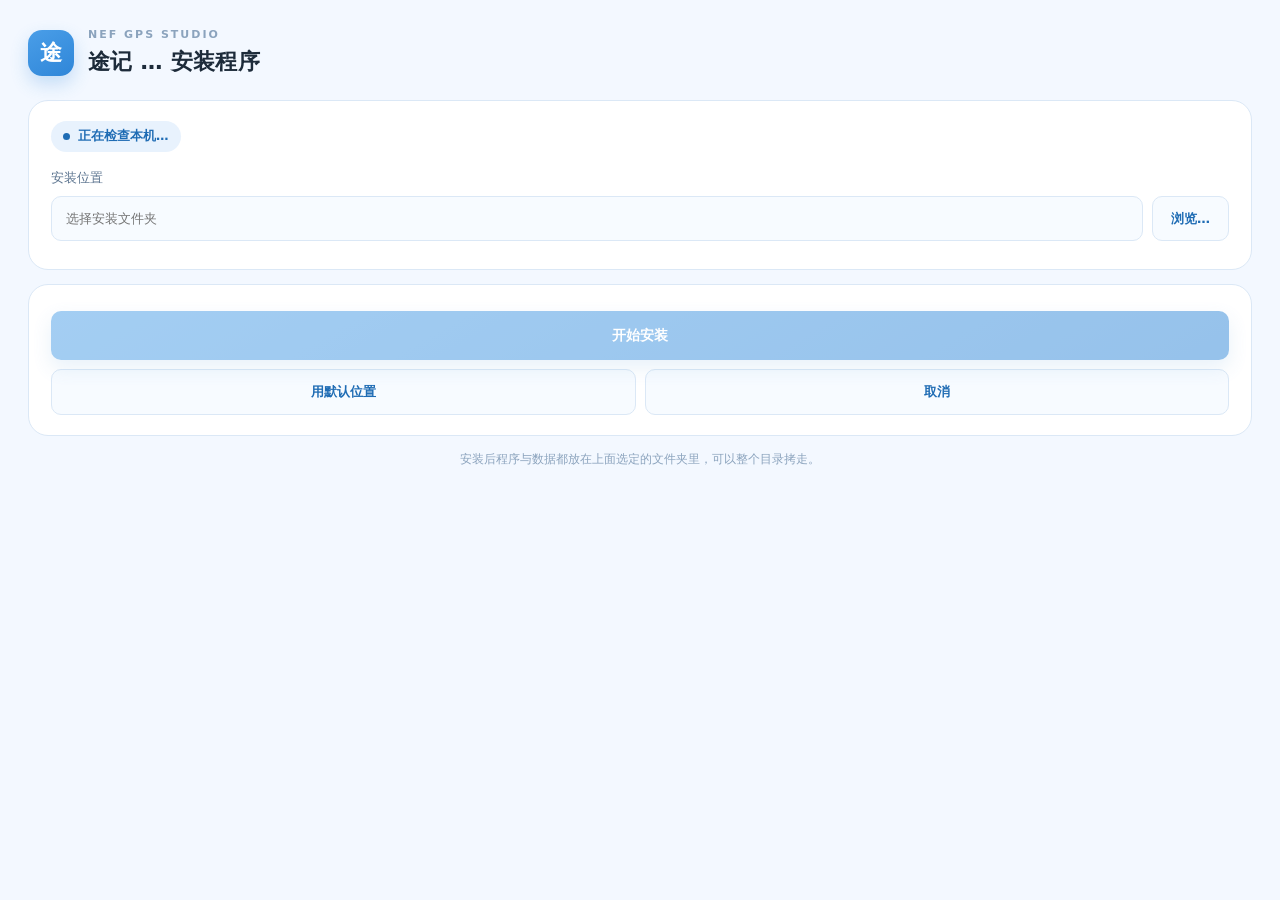
<file: sources/NefGpsTrack/1.5.1/installer/ui/index.html>
<!DOCTYPE html>
<html lang="zh-CN">
<head>
<meta charset="utf-8">
<meta name="viewport" content="width=device-width,initial-scale=1">
<title>途记安装程序</title>
<style>
  :root{
    --bg:#f3f8ff;--paper:#ffffff;--paper-soft:#f7fbff;--line:#dbe8f6;--ink:#1d2b3a;
    --muted:#5d7590;--muted-soft:#8ba3bd;--brand:#2f86d8;--brand-deep:#1f6cb4;
    --pale:#e8f2fd;--ok:#2f9e6b;--warn:#d9862f;--danger:#d2544f;
    --r-lg:20px;--r-md:14px;--r-sm:10px;--r-pill:999px;
    --ease:cubic-bezier(.22,.61,.36,1);
  }
  *{box-sizing:border-box}
  body{
    margin:0;padding:26px 28px 22px;background:var(--bg);color:var(--ink);
    font:14px/1.65 "Segoe UI","Microsoft YaHei",system-ui,sans-serif;
    -webkit-font-smoothing:antialiased;user-select:none;
  }
  h1{margin:0;font-size:22px;letter-spacing:.3px}
  .eyebrow{font-size:11px;letter-spacing:2px;color:var(--muted-soft);font-weight:600}
  .head{display:flex;align-items:center;gap:14px;margin-bottom:20px}
  .badge{
    width:46px;height:46px;border-radius:var(--r-md);flex-shrink:0;
    background:linear-gradient(150deg,#4a9ee8,#2f86d8);color:#fff;
    display:flex;align-items:center;justify-content:center;font-size:22px;font-weight:700;
    box-shadow:0 8px 18px #2f86d83d;
  }
  .card{
    background:var(--paper);border:1px solid var(--line);border-radius:var(--r-lg);
    padding:20px 22px;margin-bottom:14px;
  }
  .card h2{margin:0 0 4px;font-size:15px}
  .card p{margin:6px 0 0;color:var(--muted);font-size:12.5px}
  .state{
    display:inline-flex;align-items:center;gap:8px;font-size:12.5px;font-weight:600;
    padding:5px 12px;border-radius:var(--r-pill);background:var(--pale);color:var(--brand-deep);
  }
  .state.fresh{background:#e9f7f0;color:var(--ok)}
  .state.upgrade{background:#fdf2e4;color:var(--warn)}
  .state i{width:7px;height:7px;border-radius:50%;background:currentColor;display:block}
  label{display:block;font-size:12.5px;color:var(--muted);margin:16px 0 7px}
  .row{display:flex;gap:9px;align-items:stretch}
  input[type=text]{
    flex:1;min-width:0;padding:11px 14px;border-radius:var(--r-sm);
    border:1px solid var(--line);background:var(--paper-soft);color:var(--ink);
    font:inherit;font-size:13px;user-select:text;
  }
  input[type=text]:focus{outline:none;border-color:var(--brand);box-shadow:0 0 0 3px #2f86d82e}
  input[readonly]{color:var(--muted);background:#f1f5fa;cursor:default}
  button{
    border:none;border-radius:var(--r-sm);padding:11px 18px;font:inherit;font-size:13px;
    font-weight:600;cursor:pointer;transition:transform .15s var(--ease),box-shadow .2s var(--ease);
    background:var(--paper-soft);color:var(--brand-deep);border:1px solid var(--line);
  }
  button:hover:not(:disabled){transform:translateY(-1px)}
  button:disabled{opacity:.5;cursor:not-allowed;transform:none}
  button.primary{
    background:linear-gradient(150deg,#4a9ee8,#2f86d8);color:#fff;border:none;
    box-shadow:0 8px 18px #2f86d833;
  }
  button.wide{width:100%;padding:13px;font-size:14px}
  .hint{font-size:12px;margin-top:8px;display:flex;gap:7px;align-items:flex-start}
  .hint.ok{color:var(--ok)}.hint.bad{color:var(--danger)}.hint.warn{color:var(--warn)}
  .actions{display:flex;flex-direction:column;gap:9px;margin-top:6px}
  .actions .line{display:flex;gap:9px}
  .actions .line button{flex:1}
  progress{
    width:100%;height:9px;border-radius:var(--r-pill);appearance:none;
    border:none;background:var(--pale);overflow:hidden;margin-top:4px;
  }
  progress::-webkit-progress-bar{background:var(--pale);border-radius:var(--r-pill)}
  progress::-webkit-progress-value{background:linear-gradient(90deg,#4a9ee8,#2f86d8);border-radius:var(--r-pill);transition:width .3s var(--ease)}
  .steps{font-size:12.5px;color:var(--muted);margin-top:9px;min-height:20px}
  .done{font-size:12.5px;color:var(--ink);margin-top:10px;white-space:pre-line}
  .done.err{color:var(--danger)}
  .foot{font-size:11.5px;color:var(--muted-soft);text-align:center;margin-top:4px}
  [hidden]{display:none!important}
</style>
</head>
<body>
  <div class="head">
    <div class="badge">途</div>
    <div>
      <div class="eyebrow">NEF GPS STUDIO</div>
      <h1>途记 <span id="version">…</span> 安装程序</h1>
    </div>
  </div>

  <div class="card">
    <div id="state-badge" class="state"><i></i><span id="state-text">正在检查本机…</span></div>
    <p id="state-note"></p>

    <label for="path">安装位置</label>
    <div class="row">
      <input id="path" type="text" spellcheck="false" placeholder="选择安装文件夹">
      <button id="browse">浏览…</button>
    </div>
    <div id="path-hint" class="hint"></div>

    <div id="legacy-box" class="card" style="margin:16px 0 0;padding:13px 15px;border-radius:var(--r-md)" hidden>
      <h2 style="font-size:13px">发现旧版数据</h2>
      <p id="legacy-text" style="font-size:12px"></p>
      <label class="check" style="display:flex;align-items:center;gap:9px;margin:11px 0 0;color:var(--ink)">
        <input id="migrate" type="checkbox" checked style="width:16px;height:16px;accent-color:var(--brand)">
        <span style="font-size:12.5px">把旧版轨迹与设置搬进新的数据目录（原目录保留不删）</span>
      </label>
    </div>
  </div>

  <div class="card" id="run-card" hidden>
    <progress id="bar" value="0" max="100"></progress>
    <div class="steps" id="steps">准备中…</div>
    <div class="done" id="done" hidden></div>
  </div>

  <div class="card">
    <div class="actions">
      <button id="go" class="primary wide" disabled>开始安装</button>
      <div class="line">
        <button id="default-path">用默认位置</button>
        <button id="close">取消</button>
      </div>
    </div>
  </div>

  <p class="foot">安装后程序与数据都放在上面选定的文件夹里，可以整个目录拷走。</p>

<script>
const $=s=>document.querySelector(s);
const api=(action,args)=>window.pywebview.api.request(action,args||{});
let info=null,mode='install',checkTimer=null;

function setHint(text,kind){
  const el=$('#path-hint');
  el.textContent=text||'';
  el.className='hint'+(kind?' '+kind:'');
}
function markState(kind,text,note){
  $('#state-badge').className='state '+(kind||'');
  $('#state-text').textContent=text;
  $('#state-note').textContent=note||'';
}

async function verify(){
  const path=$('#path').value.trim();
  if(!path){setHint('请输入安装位置','bad');$('#go').disabled=true;return;}
  const r=await api('check',{path});
  if(r.error){setHint(r.error,'bad');$('#go').disabled=true;return;}
  if(r.writable){setHint('该位置可写，可以安装。','ok');$('#go').disabled=false;}
  else{setHint(r.reason||'该位置不可写','bad');$('#go').disabled=true;}
}

async function boot(){
  info=await api('probe');
  if(info.error){markState('','检查失败',info.error);return;}
  $('#version').textContent=info.version;
  if(info.probeError)setHint('读取安装记录失败：'+info.probeError,'warn');

  if(info.installed){
    mode='upgrade';
    markState('upgrade',`检测到已安装 ${info.installed.version}`,`将升级到 ${info.version}，覆盖原安装位置，${info.dataFolder} 里的数据保持不动。`);
    $('#path').value=info.installed.location;
    $('#path').readOnly=true;
    $('#browse').disabled=true;
    $('#default-path').hidden=true;
    $('#go').textContent='开始升级';
  }else{
    mode='install';
    markState('fresh','本机尚未安装','选择一个安装位置；程序和数据都会放在这个文件夹里。');
    $('#path').value=info.defaultDir;
    $('#go').textContent='开始安装';
  }

  if(info.legacy&&info.legacy.found){
    $('#legacy-box').hidden=false;
    $('#legacy-text').textContent=`旧版数据在 ${info.legacy.path}。勾选后会复制到新数据目录，原目录不会删除。`;
  }
  if(!info.payloadReady)setHint('安装载荷缺失，请重新获取安装程序','bad');
  await verify();
}

$('#browse').onclick=async()=>{
  const r=await api('pick');
  if(r.cancelled||r.error)return;
  $('#path').value=r.path;
  await verify();
};
$('#default-path').onclick=async()=>{$('#path').value=info.defaultDir;await verify();};
$('#path').oninput=()=>{clearTimeout(checkTimer);checkTimer=setTimeout(verify,350);};
$('#close').onclick=()=>api('finish',{action:'close'});
$('#go').onclick=async()=>{
  $('#go').disabled=true;
  $('#run-card').hidden=false;
  $('#done').hidden=true;
  $('#bar').value=2;
  $('#steps').textContent='准备中…';
  const r=await api('run',{mode,target:$('#path').value.trim(),migrate:$('#migrate').checked});
  if(r.error){window.installDone({ok:false,error:r.error});}
};

window.installProgress=(message,percent)=>{
  $('#bar').value=percent;
  $('#steps').textContent=message+'…';
};
window.installDone=result=>{
  const done=$('#done');
  done.hidden=false;
  if(result.ok){
    $('#bar').value=100;
    $('#steps').textContent='安装完成';
    const m=result.migrated||{};
    let text=`已${result.mode==='upgrade'?'升级':'安装'}到：\n${result.target}`;
    if(m.found)text+=`\n\n旧版数据：迁移 ${m.routes||0} 条轨迹`+(m.settings?'、设置已迁移':'')+(m.skipped?`，跳过 ${m.skipped} 条`:'')+`\n原目录保留在：${m.kept}`;
    text+='\n\n数据文件夹：data\\路径库（轨迹，可直接拷走）、data\\程序数据（程序自用）';
    done.className='done';done.textContent=text;
    $('#go').hidden=true;$('#default-path').hidden=true;
    $('#close').textContent='关闭';
    const line=document.createElement('button');
    line.className='primary';line.textContent='立即打开途记';
    line.onclick=()=>api('finish',{action:'launch'});
    $('.actions').prepend(line);
  }else{
    $('#bar').value=0;
    $('#steps').textContent='安装未完成';
    done.className='done err';
    done.textContent=result.error||'未知错误';
    $('#go').hidden=false;$('#go').disabled=false;
  }
};

boot();
</script>
</body>
</html>
</file>
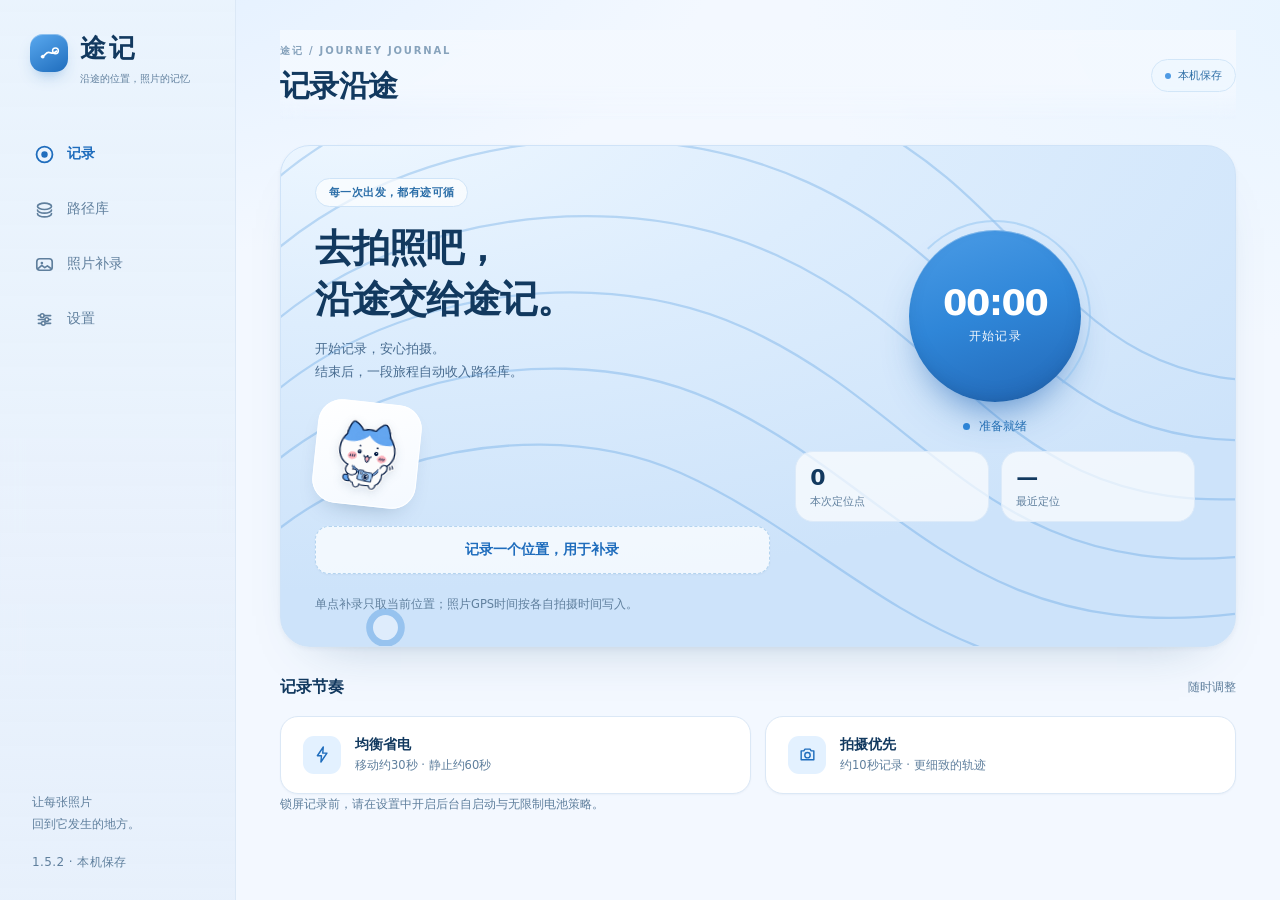
<file: sources/NefGpsTrack/1.5.2/shared/ui/index.html>
<!doctype html>
<html lang="zh-CN">
<head>
<meta charset="utf-8">
<meta name="viewport" content="width=device-width,initial-scale=1,viewport-fit=cover">
<meta http-equiv="Content-Security-Policy" content="default-src 'self' data: blob:; script-src 'self' 'unsafe-inline'; style-src 'self' 'unsafe-inline'; img-src 'self' data: blob: https://tile.openstreetmap.org https://*.tile.openstreetmap.org; connect-src 'self';">
<meta name="color-scheme" content="light">
<title>途记 · 照片 GPS</title>
<link rel="stylesheet" href="leaflet.css">
<link rel="stylesheet" href="style.css">
</head>
<body>
<div class="shell">

  <aside>
    <div class="brand">
      <span class="brand-mark" aria-hidden="true">
        <svg viewBox="0 0 32 32" fill="none"><path d="M5 21.5c4.6 0 5.8-6.4 10.4-6.4S21.2 19 27 13.2" stroke="currentColor" stroke-width="2.4" stroke-linecap="round"/><circle cx="7" cy="21.3" r="2.6" fill="currentColor"/><circle cx="25.4" cy="12.8" r="4.2" stroke="currentColor" stroke-width="2.2"/></svg>
      </span>
      <span class="brand-text">途记<small>沿途的位置，照片的记忆</small></span>
    </div>
    <nav id="nav">
      <i class="nav-pill" aria-hidden="true"></i>
      <button data-page="record" class="active">
        <span class="ico" aria-hidden="true"><svg viewBox="0 0 24 24" fill="none"><circle cx="12" cy="12" r="8.4" stroke="currentColor" stroke-width="1.9"/><circle cx="12" cy="12" r="3.4" fill="currentColor"/></svg></span>记录
      </button>
      <button data-page="library">
        <span class="ico" aria-hidden="true"><svg viewBox="0 0 24 24" fill="none"><path d="M4 8.4c0-2 3.6-3.6 8-3.6s8 1.6 8 3.6-3.6 3.6-8 3.6-8-1.6-8-3.6Z" stroke="currentColor" stroke-width="1.9"/><path d="M4 12.6c0 2 3.6 3.6 8 3.6s8-1.6 8-3.6" stroke="currentColor" stroke-width="1.9" stroke-linecap="round"/><path d="M4 16.8c0 2 3.6 3.6 8 3.6s8-1.6 8-3.6" stroke="currentColor" stroke-width="1.9" stroke-linecap="round"/></svg></span>路径库
      </button>
      <button data-page="photos" class="desktop">
        <span class="ico" aria-hidden="true"><svg viewBox="0 0 24 24" fill="none"><rect x="3.2" y="5.4" width="17.6" height="13.2" rx="3.4" stroke="currentColor" stroke-width="1.9"/><circle cx="9" cy="10.4" r="1.5" fill="currentColor"/><path d="M4.6 16.6l4.3-3.6 3.4 2.6 3-2.1 4.1 3.1" stroke="currentColor" stroke-width="1.9" stroke-linejoin="round"/></svg></span>照片补录
      </button>
      <button data-page="settings">
        <span class="ico" aria-hidden="true"><svg viewBox="0 0 24 24" fill="none"><path d="M5 7.6h14M5 12h14M5 16.4h14" stroke="currentColor" stroke-width="1.9" stroke-linecap="round"/><circle cx="9.4" cy="7.6" r="2.1" fill="#fff" stroke="currentColor" stroke-width="1.8"/><circle cx="14.6" cy="12" r="2.1" fill="#fff" stroke="currentColor" stroke-width="1.8"/><circle cx="10.6" cy="16.4" r="2.1" fill="#fff" stroke="currentColor" stroke-width="1.8"/></svg></span>设置
      </button>
    </nav>
    <div class="aside-foot">
      <p>让每张照片<br>回到它发生的地方。</p>
      <small>1.5.2 · 本机保存</small>
    </div>
  </aside>

  <main>
    <header>
      <div class="head-copy">
        <div class="eyebrow">途记 / JOURNEY JOURNAL</div>
        <h1 id="heading">记录沿途</h1>
      </div>
      <span class="local-badge"><i aria-hidden="true"></i>本机保存</span>
    </header>

    <div class="page-stage">
    <!-- ===== 记录 ===== -->
    <section id="record" class="page">
      <div class="hero">
        <div class="hero-art" aria-hidden="true">
          <svg viewBox="0 0 420 320" preserveAspectRatio="xMidYMid slice" fill="none">
            <g class="contours" stroke="currentColor" stroke-width="1">
              <path d="M-30 96C20 20 150 -10 246 34s96 132 214 118"/>
              <path d="M-30 128C14 56 140 24 232 66s100 126 218 112"/>
              <path d="M-30 160C8 92 130 58 218 98s104 120 222 106"/>
              <path d="M-30 192C2 128 120 92 204 130s108 114 226 100"/>
              <path d="M-30 224C-4 164 110 126 190 162s112 108 230 94"/>
              <path d="M-30 256C-10 200 100 160 176 194s116 102 234 88"/>
            </g>
            <path class="journey-line" d="M46 262C104 246 62 186 148 168S286 132 262 76s66-30 92-46" stroke="currentColor" stroke-width="4.5" stroke-linecap="round"/>
            <circle cx="46" cy="262" r="7" fill="#fff" stroke="currentColor" stroke-width="3"/>
            <circle class="route-beacon" cx="354" cy="30" r="14" stroke="currentColor" stroke-width="2"/>
            <circle cx="354" cy="30" r="5" fill="currentColor"/>
          </svg>
        </div>

        <div class="hero-top">
          <div class="hero-copy">
            <span class="chip">每一次出发，都有迹可循</span>
            <h2>去拍照吧，<br>沿途交给途记。</h2>
            <p>开始记录，安心拍摄。<br>结束后，一段旅程自动收入路径库。</p>
          </div>
          <div class="sticker-plate hero-plate">
            <img class="sticker hero-sticker" src="hachi-camera-sticker.png" alt="挂着相机挥手的小八贴纸">
          </div>
        </div>

        <div class="dial-wrap">
          <button class="dial" id="record-action" aria-label="开始记录">
            <span class="dial-pulse" aria-hidden="true"></span>
            <span class="dial-pulse d2" aria-hidden="true"></span>
            <span class="dial-ring" aria-hidden="true"></span>
            <span class="dial-face">
              <span class="dial-time" id="elapsed">00:00</span>
              <span class="dial-label" id="record-action-label">开始记录</span>
            </span>
          </button>
          <div class="record-state"><i aria-hidden="true"></i><span id="record-status">准备就绪</span></div>
          <div class="record-metrics">
            <div><strong id="point-count">0</strong><span>本次定位点</span></div>
            <div><strong id="last-time">—</strong><span>最近定位</span></div>
          </div>
        </div>

        <button id="single-action" class="ghost-wide">记录一个位置，用于补录</button>
        <p class="muted hero-hint">单点补录只取当前位置；照片GPS时间按各自拍摄时间写入。</p>
      </div>

      <div class="section-head">
        <h3>记录节奏</h3>
        <span>随时调整</span>
      </div>
      <div class="mode-grid">
        <button class="mode" data-mode="0">
          <span class="mode-ico" aria-hidden="true"><svg viewBox="0 0 24 24" fill="none"><path d="M13 2.5 5.5 13.6h5.2L10 21.5l7.6-11.2h-5.3L13 2.5Z" stroke="currentColor" stroke-width="1.8" stroke-linejoin="round"/></svg></span>
          <b>均衡省电</b>
          <span class="mode-desc">移动约30秒 · 静止约60秒</span>
        </button>
        <button class="mode" data-mode="1">
          <span class="mode-ico" aria-hidden="true"><svg viewBox="0 0 24 24" fill="none"><path d="M4 7.4h3.3l1.5-2.2h6.4l1.5 2.2H20v11.2H4V7.4Z" stroke="currentColor" stroke-width="1.8" stroke-linejoin="round"/><circle cx="12" cy="12.9" r="3.4" stroke="currentColor" stroke-width="1.8"/></svg></span>
          <b>拍摄优先</b>
          <span class="mode-desc">约10秒记录 · 更细致的轨迹</span>
        </button>
      </div>
      <p class="muted">锁屏记录前，请在设置中开启后台自启动与无限制电池策略。</p>
    </section>

    <!-- ===== 路径库 ===== -->
    <section id="library" class="page" hidden>
      <div class="page-head">
        <div>
          <span class="eyebrow">ROUTE LIBRARY</span>
          <h2>每段路，都值得留存</h2>
          <p class="muted" id="route-count">你的旅程将出现在这里</p>
        </div>
        <button id="import" class="primary desktop">
          <svg class="btn-ico" viewBox="0 0 24 24" fill="none" aria-hidden="true"><path d="M12 16.5V4.8M7.4 9.4 12 4.8l4.6 4.6" stroke="currentColor" stroke-width="2" stroke-linecap="round" stroke-linejoin="round"/><path d="M4.6 15.4v2.4a1.8 1.8 0 0 0 1.8 1.8h11.2a1.8 1.8 0 0 0 1.8-1.8v-2.4" stroke="currentColor" stroke-width="2" stroke-linecap="round"/></svg>
          导入CLP
        </button>
      </div>

      <div class="stat-strip">
        <div><strong id="stat-routes">0</strong><span>段旅程</span></div>
        <div><strong id="stat-points">0</strong><span>定位点</span></div>
        <div><strong id="stat-latest">—</strong><span>最近记录</span></div>
      </div>

      <div class="journey-note">
        <div class="sticker-plate xs"><img class="sticker note-sticker" src="hachi-camera-sticker.png" alt="小八贴纸"></div>
        <p>记录与收藏，都留在本机。<br>选一段旅程，回看沿途的每个位置。</p>
      </div>

      <div id="routes" class="route-grid"></div>

      <div id="empty" class="empty">
        <div class="sticker-plate lg"><img class="sticker empty-sticker" src="hachi-camera-sticker.png" alt="等待出发的小八贴纸"></div>
        <h3>下一段旅程，从这里开始</h3>
        <p>完成一次记录，或导入一份CLP轨迹。</p>
      </div>
    </section>

    <!-- ===== 照片补录（桌面端） ===== -->
    <section id="photos" class="page" hidden>
      <div class="page-head">
        <div>
          <span class="eyebrow">PHOTO GEOTAGGING</span>
          <h2>让照片与旅程相遇</h2>
          <p class="muted">轨迹按拍摄时间计算位置；单点记录对所选照片使用同一位置。GPS日期与时间均按每张照片拍摄时刻转换为UTC，写入新的照片副本（支持 NEF / DNG / JPG / PNG / HEIC）。</p>
        </div>
        <div class="sticker-plate sm"><img class="sticker photo-sticker" src="hachi-camera-sticker.png" alt="带着相机的小八贴纸"></div>
      </div>

      <ol class="steps" id="steps">
        <li class="active"><b>01</b><span>选择轨迹</span></li>
        <li><b>02</b><span>导入照片</span></li>
        <li><b>03</b><span>预览并写入</span></li>
      </ol>

      <div class="photo-grid">
        <div class="panel">
          <div class="field-group">
            <div class="field-head">
              <label>使用轨迹<span class="hint" id="track-count">未选择</span></label>
              <div class="mini-actions">
                <button type="button" id="tracks-all" class="ghost">全选</button>
                <button type="button" id="tracks-none" class="ghost">清空</button>
              </div>
            </div>
            <div class="track-picker" id="track-picker"></div>
            <p class="muted tiny">勾选多条时，为每张照片按时间证据强度自动择优：精确命中定位点 → 曲线插值（前后≤120秒）→ 长间隔估算 → 单点固定位置。</p>
            <div class="field-head merge-head">
              <label>曲线生成方式</label>
              <div class="segmented" id="track-mode" role="radiogroup" aria-label="曲线生成方式">
                <button type="button" class="seg" data-tracks="separate" role="radio" aria-checked="true">各自成曲线</button>
                <button type="button" class="seg" data-tracks="merge" role="radio" aria-checked="false">合并为一条</button>
              </div>
            </div>
            <p class="muted tiny" id="track-mode-note"></p>
          </div>

          <div class="field-group">
            <div class="field-head">
              <label>待处理照片<span class="hint" id="photo-count">尚未导入</span></label>
              <div class="mini-actions">
                <button type="button" id="photos-pick" class="ghost">选择照片</button>
                <button type="button" id="photos-clear" class="ghost">清空</button>
              </div>
            </div>
            <div class="photo-list" id="photo-list">把照片拖到窗口任意位置即可导入（NEF / DNG / JPG / PNG / HEIC）</div>
          </div>

          <div class="field-row">
            <div class="field-group">
              <label for="photos-path">或改用照片目录</label>
              <input id="photos-path" readonly placeholder="选择整个照片文件夹">
            </div>
            <button data-pick="photos" class="soft">选择</button>
          </div>
          <p class="muted tiny" id="photo-source-note"></p>

          <div class="field-row">
            <div class="field-group">
              <label for="output-path" id="output-label">输出副本目录</label>
              <input id="output-path" readonly placeholder="选择独立的输出文件夹">
            </div>
            <button data-pick="output" class="soft">选择</button>
          </div>
          <div class="two-col">
            <div class="field-group">
              <label for="offset">相机时区</label>
              <input id="offset" value="+08:00">
            </div>
            <div class="field-group">
              <label for="correction">相机时间校正（秒）</label>
              <input id="correction" type="number" value="0">
            </div>
          </div>
          <label class="check switch-line"><input type="checkbox" id="overwrite"><span id="overwrite-label">覆盖照片副本中已有的GPS</span></label>
          <p class="muted mode-hint" id="mode-hint"></p>
          <div class="actions stacked">
            <button id="preview" class="primary">预览匹配</button>
            <button id="cancel-job" class="danger" hidden>停止处理</button>
          </div>
        </div>

        <!-- 右列：处理进度 + 匹配位置纵向堆叠。包一层容器，进度框才会贴合自身内容，
             不会被左侧长表单拉伸出一大块空白；匹配位置紧贴它下方，两者同宽同列。 -->
        <div class="photo-side">
        <div class="panel">
          <div class="section-head compact">
            <h3>处理进度</h3>
            <span id="job-state-chip" class="state-chip">待开始</span>
          </div>
          <progress id="job-progress" value="0" max="100"></progress>
          <p id="job-status" class="muted">先预览，确认匹配结果后再写入。</p>
          <div class="table-wrap">
            <table>
              <thead><tr><th>#</th><th>照片</th><th>使用轨迹</th><th>匹配结果</th><th>坐标</th></tr></thead>
              <tbody id="photo-rows"></tbody>
            </table>
          </div>
        </div>

        <!-- 匹配位置：右列第二个面板，与处理进度面板同宽同列；电脑端常显，手机端由 refresh() 整个隐藏。 -->
        <div class="panel photo-map-panel" id="photo-map-panel" hidden>
          <div class="section-head compact">
            <h3>匹配位置</h3>
            <span id="photo-map-summary" class="state-chip">0 张</span>
          </div>
          <div class="photo-map-wrap">
            <div id="photo-map" class="photo-map"></div>
            <!-- 没有预览结果时盖在地图上的占位提示；此时地图实例还没建，不会加载瓦片。 -->
            <div class="photo-map-empty" id="photo-map-empty" hidden>
              <b>预览匹配后，这里按编号显示每张照片的位置</b>
              <span>图钉编号与上方表格的行号一致</span>
            </div>
          </div>
          <!-- 「写入照片副本」从左侧表单移到这里：地图下方、撑满面板内容区。启用逻辑仍在 refresh()（预览就绪才可点）。 -->
          <div class="actions stacked map-actions">
            <button id="write" class="primary" disabled>写入照片副本</button>
          </div>
          <p class="muted tiny">图钉编号与上方表格的行号一致；点表格行会定位到对应图钉，点图钉会高亮对应行。</p>
        </div>
        </div>
      </div>

      <div class="panel written-panel" id="written-panel" hidden>
        <div class="section-head compact">
          <h3>写入结果预览</h3>
          <span id="written-summary" class="state-chip done">0 张</span>
        </div>
        <div class="table-wrap">
          <table>
            <thead><tr><th>#</th><th>照片</th><th>使用轨迹</th><th>纬度</th><th>经度</th><th>海拔</th><th>拍摄时间(UTC)</th><th>匹配方式</th></tr></thead>
            <tbody id="written-rows"></tbody>
          </table>
        </div>
        <p class="muted">以上是实际写入照片并读回验证过的坐标；海拔未知时留空，不填 0。</p>
      </div>
    </section>

    <!-- ===== 设置：手机端=记录与系统，电脑端=写入偏好 ===== -->
    <section id="settings" class="page" hidden>
      <div class="page-head">
        <div>
          <span class="eyebrow mobile-only">让记录安心留在后台</span>
          <span class="eyebrow desktop">照片写入偏好</span>
          <h2 class="mobile-only">记录与系统</h2>
          <h2 class="desktop">写入与设置</h2>
          <p class="muted mobile-only">这些开关决定锁屏与后台时途记能否继续记录。</p>
          <p class="muted desktop">决定 GPS 写到哪里，以及每次补录时的默认参数。</p>
        </div>
      </div>
      <div class="stack">

        <!-- 电脑端：写入方式 -->
        <div class="panel setting desktop">
          <div class="setting-ico" aria-hidden="true">
            <svg viewBox="0 0 24 24" fill="none"><path d="M12 3.6v10.2M7.8 9.6 12 13.8l4.2-4.2" stroke="currentColor" stroke-width="1.9" stroke-linecap="round" stroke-linejoin="round"/><path d="M4.6 16.2v2.2a1.8 1.8 0 0 0 1.8 1.8h11.2a1.8 1.8 0 0 0 1.8-1.8v-2.2" stroke="currentColor" stroke-width="1.9" stroke-linecap="round"/></svg>
          </div>
          <div class="setting-body">
            <h3>写入方式</h3>
            <p>决定 GPS 写进哪个文件。默认新建副本，原始照片不会被改动。</p>
            <div class="segmented" id="write-mode" role="radiogroup" aria-label="写入方式">
              <button type="button" class="seg" data-mode="copy" role="radio" aria-checked="true">新建副本</button>
              <button type="button" class="seg" data-mode="inplace" role="radio" aria-checked="false">覆盖原始文件</button>
            </div>
            <p class="island-note" id="write-mode-note"></p>
          </div>
        </div>

        <!-- 电脑端：默认相机参数 -->
        <div class="panel setting desktop">
          <div class="setting-ico" aria-hidden="true">
            <svg viewBox="0 0 24 24" fill="none"><circle cx="12" cy="12" r="8.4" stroke="currentColor" stroke-width="1.9"/><path d="M12 7.6V12l3 1.8" stroke="currentColor" stroke-width="1.9" stroke-linecap="round" stroke-linejoin="round"/></svg>
          </div>
          <div class="setting-body">
            <h3>默认相机时区</h3>
            <p>照片缺少时区标签时使用。留空则按 +08:00 处理，补录时仍可在表单里临时改。</p>
            <div class="field-row">
              <div class="field-group"><input id="default-offset" placeholder="+08:00"></div>
              <button id="default-offset-save" class="soft">保存</button>
            </div>
          </div>
        </div>

        <div class="panel setting island-setting mobile-only">
          <div class="setting-ico island" aria-hidden="true">
            <svg viewBox="0 0 24 24" fill="none"><path d="M12 3.6 20 8v5c0 4.1-3.3 6.6-8 7.4-4.7-.8-8-3.3-8-7.4V8l8-4.4Z" stroke="currentColor" stroke-width="1.8" stroke-linejoin="round"/><path d="M9 12.2l2.1 2.1L15.2 10" stroke="currentColor" stroke-width="1.9" stroke-linecap="round" stroke-linejoin="round"/></svg>
          </div>
          <div class="setting-body">
            <h3>小米超级岛<span class="beta">实验</span></h3>
            <p id="island-status" role="status">正在检查系统支持…</p>
            <label class="check"><input type="checkbox" id="island-enabled" checked><span>记录时尝试在超级岛显示状态</span></label>
            <div class="island-extra" id="island-extra" hidden>
              <div class="island-gates" id="island-gates"></div>
              <div class="field-group island-business">
                <label for="island-business">业务标识（正式上岛需填小米审核通过的值）</label>
                <div class="field-row">
                  <div class="field-group"><input id="island-business" placeholder="gps_track"></div>
                  <button id="island-business-save" class="soft">保存</button>
                </div>
              </div>
              <p class="island-note" id="island-test-result"></p>
            </div>
          </div>
          <div class="actions">
            <button id="island-check" class="soft">重新检测</button>
            <button id="island-test" class="soft">发送测试</button>
            <button id="island-diagnose" class="soft" aria-expanded="false" aria-controls="island-extra">查看诊断</button>
            <button id="island-settings" class="soft">通知设置</button>
          </div>
        </div>

        <div class="panel setting mobile-only">
          <div class="setting-ico" aria-hidden="true">
            <svg viewBox="0 0 24 24" fill="none"><path d="M12 21s6.4-5.6 6.4-10.4A6.4 6.4 0 0 0 5.6 10.6C5.6 15.4 12 21 12 21Z" stroke="currentColor" stroke-width="1.8" stroke-linejoin="round"/><circle cx="12" cy="10.6" r="2.4" stroke="currentColor" stroke-width="1.8"/></svg>
          </div>
          <div class="setting-body">
            <h3>后台定位与自启动</h3>
            <p>在系统中允许后台定位与自启动，锁屏后仍可持续采集。</p>
          </div>
          <div class="actions"><button id="app-settings" class="soft">打开设置</button></div>
        </div>

        <div class="panel setting mobile-only">
          <div class="setting-ico" aria-hidden="true">
            <svg viewBox="0 0 24 24" fill="none"><rect x="3.4" y="7.2" width="14.4" height="9.6" rx="2.6" stroke="currentColor" stroke-width="1.8"/><path d="M20.6 10.8v2.4" stroke="currentColor" stroke-width="1.9" stroke-linecap="round"/><path d="M9.8 9.9 7.6 12.4h2.9l-2.2 2.5" stroke="currentColor" stroke-width="1.7" stroke-linejoin="round"/></svg>
          </div>
          <div class="setting-body">
            <h3>电池策略</h3>
            <p>允许不受电池优化限制，降低后台被系统回收的概率。</p>
          </div>
          <div class="actions"><button id="battery" class="soft">设置</button></div>
        </div>
      </div>
    </section>

    <!-- ===== 沿途回看 ===== -->
    <section id="viewer" class="page" hidden>
      <div class="page-head viewer-head">
        <button id="back-library" class="ghost">
          <svg class="btn-ico" viewBox="0 0 24 24" fill="none" aria-hidden="true"><path d="M14.4 6.2 8.6 12l5.8 5.8" stroke="currentColor" stroke-width="2.1" stroke-linecap="round" stroke-linejoin="round"/></svg>
          路径库
        </button>
        <span id="view-title" class="title-chip"></span>
        <button id="export-view" class="primary">导出CLP</button>
      </div>

      <p class="curve-note" id="curve-note"></p>

      <div class="map-card">
        <div id="map"></div>
        <p id="map-status" class="map-status">底图加载中…</p>
      </div>

      <div class="review panel">
        <div class="section-head compact">
          <h3>逐点审阅 <span id="node-number" class="count-chip">0 / 0</span></h3>
          <label class="check"><input id="show-raw" type="checkbox"><span>原始轨迹</span></label>
        </div>
        <input id="node-slider" type="range" min="0" max="0" value="0">
        <div class="actions node-actions">
          <button id="prev-node" class="soft">← 上一点</button>
          <select id="node-picker" aria-label="选择节点"></select>
          <button id="next-node" class="soft">下一点 →</button>
        </div>
        <div id="node-detail" class="detail-grid"></div>
        <p class="muted">只显示当前节点及以前的轨迹；颜色固定对应节点。修正使用全程数据，非实时滤波。</p>
      </div>
    </section>

    </div>
    <div id="notice" role="status" hidden></div>
  </main>
</div>

<!-- 拖入 .clp 直接导入：拖到窗口任意位置都视为导入该路径文件 -->
<div id="dropzone" hidden>
  <div class="dropzone-card">
    <span class="dropzone-ico" aria-hidden="true">
      <svg viewBox="0 0 24 24" fill="none"><path d="M12 16.6V5.4M7.6 9.8 12 5.4l4.4 4.4" stroke="currentColor" stroke-width="2" stroke-linecap="round" stroke-linejoin="round"/><path d="M4.8 15.4v2.4a1.8 1.8 0 0 0 1.8 1.8h10.8a1.8 1.8 0 0 0 1.8-1.8v-2.4" stroke="currentColor" stroke-width="2" stroke-linecap="round"/></svg>
    </span>
    <b>松手导入</b>
    <span id="dropzone-hint">.clp 加入路径库，照片加入待处理（NEF / DNG / JPG / PNG / HEIC）</span>
  </div>
</div>

<dialog id="confirm" aria-labelledby="confirm-title">
  <div class="dialog-ico" aria-hidden="true">
    <svg viewBox="0 0 24 24" fill="none"><path d="M6.4 7.4h11.2M9.6 7.4V5.8h4.8v1.6M8.2 7.4l.7 10.4a1.6 1.6 0 0 0 1.6 1.5h3a1.6 1.6 0 0 0 1.6-1.5l.7-10.4" stroke="currentColor" stroke-width="1.8" stroke-linecap="round" stroke-linejoin="round"/></svg>
  </div>
  <h2 id="confirm-title">删除这条路径？</h2>
  <p>该路径及本机原始定位点将一并删除。已导出的CLP不受影响。</p>
  <div class="actions">
    <button id="keep-route">保留</button>
    <button id="delete-route" class="danger">删除路径</button>
  </div>
</dialog>

<dialog id="confirm-mode">
  <div class="dialog-ico" aria-hidden="true">
    <svg viewBox="0 0 24 24" fill="none"><path d="M12 3.6 20 8v5c0 4.1-3.3 6.6-8 7.4-4.7-.8-8-3.3-8-7.4V8l8-4.4Z" stroke="currentColor" stroke-width="1.8" stroke-linejoin="round"/><path d="M12 8.6v4.2M12 15.8v.2" stroke="currentColor" stroke-width="1.9" stroke-linecap="round"/></svg>
  </div>
  <h2>改为直接覆盖原始照片？</h2>
  <p>写入时会把 GPS 直接写进原始照片文件本身，原片内容将被改变，无法只靠本程序还原。建议同时设置备份目录，写入前会先把原片备份过去。默认的“新建副本”不会改动原片。</p>
  <div class="actions">
    <button id="keep-copy">保持新建副本</button>
    <button id="accept-inplace" class="danger">我了解，改为覆盖原片</button>
  </div>
</dialog>

<dialog id="native-notice" aria-labelledby="native-notice-title">
  <h2 id="native-notice-title"></h2>
  <p id="native-notice-text"></p>
  <div class="actions"><button id="native-notice-ok" class="primary">知道了</button></div>
</dialog>

<script src="leaflet.js"></script>
<script src="app.js"></script>
</body>
</html>
</file>
<file: sources/NefGpsTrack/1.5.2/shared/ui/leaflet.css>
/* required styles */

.leaflet-pane,
.leaflet-tile,
.leaflet-marker-icon,
.leaflet-marker-shadow,
.leaflet-tile-container,
.leaflet-pane > svg,
.leaflet-pane > canvas,
.leaflet-zoom-box,
.leaflet-image-layer,
.leaflet-layer {
	position: absolute;
	left: 0;
	top: 0;
	}
.leaflet-container {
	overflow: hidden;
	}
.leaflet-tile,
.leaflet-marker-icon,
.leaflet-marker-shadow {
	-webkit-user-select: none;
	   -moz-user-select: none;
	        user-select: none;
	  -webkit-user-drag: none;
	}
/* Prevents IE11 from highlighting tiles in blue */
.leaflet-tile::selection {
	background: transparent;
}
/* Safari renders non-retina tile on retina better with this, but Chrome is worse */
.leaflet-safari .leaflet-tile {
	image-rendering: -webkit-optimize-contrast;
	}
/* hack that prevents hw layers "stretching" when loading new tiles */
.leaflet-safari .leaflet-tile-container {
	width: 1600px;
	height: 1600px;
	-webkit-transform-origin: 0 0;
	}
.leaflet-marker-icon,
.leaflet-marker-shadow {
	display: block;
	}
/* .leaflet-container svg: reset svg max-width decleration shipped in Joomla! (joomla.org) 3.x */
/* .leaflet-container img: map is broken in FF if you have max-width: 100% on tiles */
.leaflet-container .leaflet-overlay-pane svg {
	max-width: none !important;
	max-height: none !important;
	}
.leaflet-container .leaflet-marker-pane img,
.leaflet-container .leaflet-shadow-pane img,
.leaflet-container .leaflet-tile-pane img,
.leaflet-container img.leaflet-image-layer,
.leaflet-container .leaflet-tile {
	max-width: none !important;
	max-height: none !important;
	width: auto;
	padding: 0;
	}

.leaflet-container img.leaflet-tile {
	/* See: https://bugs.chromium.org/p/chromium/issues/detail?id=600120 */
	mix-blend-mode: plus-lighter;
}

.leaflet-container.leaflet-touch-zoom {
	-ms-touch-action: pan-x pan-y;
	touch-action: pan-x pan-y;
	}
.leaflet-container.leaflet-touch-drag {
	-ms-touch-action: pinch-zoom;
	/* Fallback for FF which doesn't support pinch-zoom */
	touch-action: none;
	touch-action: pinch-zoom;
}
.leaflet-container.leaflet-touch-drag.leaflet-touch-zoom {
	-ms-touch-action: none;
	touch-action: none;
}
.leaflet-container {
	-webkit-tap-highlight-color: transparent;
}
.leaflet-container a {
	-webkit-tap-highlight-color: rgba(51, 181, 229, 0.4);
}
.leaflet-tile {
	filter: inherit;
	visibility: hidden;
	}
.leaflet-tile-loaded {
	visibility: inherit;
	}
.leaflet-zoom-box {
	width: 0;
	height: 0;
	-moz-box-sizing: border-box;
	     box-sizing: border-box;
	z-index: 800;
	}
/* workaround for https://bugzilla.mozilla.org/show_bug.cgi?id=888319 */
.leaflet-overlay-pane svg {
	-moz-user-select: none;
	}

.leaflet-pane         { z-index: 400; }

.leaflet-tile-pane    { z-index: 200; }
.leaflet-overlay-pane { z-index: 400; }
.leaflet-shadow-pane  { z-index: 500; }
.leaflet-marker-pane  { z-index: 600; }
.leaflet-tooltip-pane   { z-index: 650; }
.leaflet-popup-pane   { z-index: 700; }

.leaflet-map-pane canvas { z-index: 100; }
.leaflet-map-pane svg    { z-index: 200; }

.leaflet-vml-shape {
	width: 1px;
	height: 1px;
	}
.lvml {
	behavior: url(#default#VML);
	display: inline-block;
	position: absolute;
	}


/* control positioning */

.leaflet-control {
	position: relative;
	z-index: 800;
	pointer-events: visiblePainted; /* IE 9-10 doesn't have auto */
	pointer-events: auto;
	}
.leaflet-top,
.leaflet-bottom {
	position: absolute;
	z-index: 1000;
	pointer-events: none;
	}
.leaflet-top {
	top: 0;
	}
.leaflet-right {
	right: 0;
	}
.leaflet-bottom {
	bottom: 0;
	}
.leaflet-left {
	left: 0;
	}
.leaflet-control {
	float: left;
	clear: both;
	}
.leaflet-right .leaflet-control {
	float: right;
	}
.leaflet-top .leaflet-control {
	margin-top: 10px;
	}
.leaflet-bottom .leaflet-control {
	margin-bottom: 10px;
	}
.leaflet-left .leaflet-control {
	margin-left: 10px;
	}
.leaflet-right .leaflet-control {
	margin-right: 10px;
	}


/* zoom and fade animations */

.leaflet-fade-anim .leaflet-popup {
	opacity: 0;
	-webkit-transition: opacity 0.2s linear;
	   -moz-transition: opacity 0.2s linear;
	        transition: opacity 0.2s linear;
	}
.leaflet-fade-anim .leaflet-map-pane .leaflet-popup {
	opacity: 1;
	}
.leaflet-zoom-animated {
	-webkit-transform-origin: 0 0;
	    -ms-transform-origin: 0 0;
	        transform-origin: 0 0;
	}
svg.leaflet-zoom-animated {
	will-change: transform;
}

.leaflet-zoom-anim .leaflet-zoom-animated {
	-webkit-transition: -webkit-transform 0.25s cubic-bezier(0,0,0.25,1);
	   -moz-transition:    -moz-transform 0.25s cubic-bezier(0,0,0.25,1);
	        transition:         transform 0.25s cubic-bezier(0,0,0.25,1);
	}
.leaflet-zoom-anim .leaflet-tile,
.leaflet-pan-anim .leaflet-tile {
	-webkit-transition: none;
	   -moz-transition: none;
	        transition: none;
	}

.leaflet-zoom-anim .leaflet-zoom-hide {
	visibility: hidden;
	}


/* cursors */

.leaflet-interactive {
	cursor: pointer;
	}
.leaflet-grab {
	cursor: -webkit-grab;
	cursor:    -moz-grab;
	cursor:         grab;
	}
.leaflet-crosshair,
.leaflet-crosshair .leaflet-interactive {
	cursor: crosshair;
	}
.leaflet-popup-pane,
.leaflet-control {
	cursor: auto;
	}
.leaflet-dragging .leaflet-grab,
.leaflet-dragging .leaflet-grab .leaflet-interactive,
.leaflet-dragging .leaflet-marker-draggable {
	cursor: move;
	cursor: -webkit-grabbing;
	cursor:    -moz-grabbing;
	cursor:         grabbing;
	}

/* marker & overlays interactivity */
.leaflet-marker-icon,
.leaflet-marker-shadow,
.leaflet-image-layer,
.leaflet-pane > svg path,
.leaflet-tile-container {
	pointer-events: none;
	}

.leaflet-marker-icon.leaflet-interactive,
.leaflet-image-layer.leaflet-interactive,
.leaflet-pane > svg path.leaflet-interactive,
svg.leaflet-image-layer.leaflet-interactive path {
	pointer-events: visiblePainted; /* IE 9-10 doesn't have auto */
	pointer-events: auto;
	}

/* visual tweaks */

.leaflet-container {
	background: #ddd;
	outline-offset: 1px;
	}
.leaflet-container a {
	color: #0078A8;
	}
.leaflet-zoom-box {
	border: 2px dotted #38f;
	background: rgba(255,255,255,0.5);
	}


/* general typography */
.leaflet-container {
	font-family: "Helvetica Neue", Arial, Helvetica, sans-serif;
	font-size: 12px;
	font-size: 0.75rem;
	line-height: 1.5;
	}


/* general toolbar styles */

.leaflet-bar {
	box-shadow: 0 1px 5px rgba(0,0,0,0.65);
	border-radius: 4px;
	}
.leaflet-bar a {
	background-color: #fff;
	border-bottom: 1px solid #ccc;
	width: 26px;
	height: 26px;
	line-height: 26px;
	display: block;
	text-align: center;
	text-decoration: none;
	color: black;
	}
.leaflet-bar a,
.leaflet-control-layers-toggle {
	background-position: 50% 50%;
	background-repeat: no-repeat;
	display: block;
	}
.leaflet-bar a:hover,
.leaflet-bar a:focus {
	background-color: #f4f4f4;
	}
.leaflet-bar a:first-child {
	border-top-left-radius: 4px;
	border-top-right-radius: 4px;
	}
.leaflet-bar a:last-child {
	border-bottom-left-radius: 4px;
	border-bottom-right-radius: 4px;
	border-bottom: none;
	}
.leaflet-bar a.leaflet-disabled {
	cursor: default;
	background-color: #f4f4f4;
	color: #bbb;
	}

.leaflet-touch .leaflet-bar a {
	width: 30px;
	height: 30px;
	line-height: 30px;
	}
.leaflet-touch .leaflet-bar a:first-child {
	border-top-left-radius: 2px;
	border-top-right-radius: 2px;
	}
.leaflet-touch .leaflet-bar a:last-child {
	border-bottom-left-radius: 2px;
	border-bottom-right-radius: 2px;
	}

/* zoom control */

.leaflet-control-zoom-in,
.leaflet-control-zoom-out {
	font: bold 18px 'Lucida Console', Monaco, monospace;
	text-indent: 1px;
	}

.leaflet-touch .leaflet-control-zoom-in, .leaflet-touch .leaflet-control-zoom-out  {
	font-size: 22px;
	}


/* layers control */

.leaflet-control-layers {
	box-shadow: 0 1px 5px rgba(0,0,0,0.4);
	background: #fff;
	border-radius: 5px;
	}
.leaflet-control-layers-toggle {
	background-image: url(images/layers.png);
	width: 36px;
	height: 36px;
	}
.leaflet-retina .leaflet-control-layers-toggle {
	background-image: url(images/layers-2x.png);
	background-size: 26px 26px;
	}
.leaflet-touch .leaflet-control-layers-toggle {
	width: 44px;
	height: 44px;
	}
.leaflet-control-layers .leaflet-control-layers-list,
.leaflet-control-layers-expanded .leaflet-control-layers-toggle {
	display: none;
	}
.leaflet-control-layers-expanded .leaflet-control-layers-list {
	display: block;
	position: relative;
	}
.leaflet-control-layers-expanded {
	padding: 6px 10px 6px 6px;
	color: #333;
	background: #fff;
	}
.leaflet-control-layers-scrollbar {
	overflow-y: scroll;
	overflow-x: hidden;
	padding-right: 5px;
	}
.leaflet-control-layers-selector {
	margin-top: 2px;
	position: relative;
	top: 1px;
	}
.leaflet-control-layers label {
	display: block;
	font-size: 13px;
	font-size: 1.08333em;
	}
.leaflet-control-layers-separator {
	height: 0;
	border-top: 1px solid #ddd;
	margin: 5px -10px 5px -6px;
	}

/* Default icon URLs */
.leaflet-default-icon-path { /* used only in path-guessing heuristic, see L.Icon.Default */
	background-image: url(images/marker-icon.png);
	}


/* attribution and scale controls */

.leaflet-container .leaflet-control-attribution {
	background: #fff;
	background: rgba(255, 255, 255, 0.8);
	margin: 0;
	}
.leaflet-control-attribution,
.leaflet-control-scale-line {
	padding: 0 5px;
	color: #333;
	line-height: 1.4;
	}
.leaflet-control-attribution a {
	text-decoration: none;
	}
.leaflet-control-attribution a:hover,
.leaflet-control-attribution a:focus {
	text-decoration: underline;
	}
.leaflet-attribution-flag {
	display: inline !important;
	vertical-align: baseline !important;
	width: 1em;
	height: 0.6669em;
	}
.leaflet-left .leaflet-control-scale {
	margin-left: 5px;
	}
.leaflet-bottom .leaflet-control-scale {
	margin-bottom: 5px;
	}
.leaflet-control-scale-line {
	border: 2px solid #777;
	border-top: none;
	line-height: 1.1;
	padding: 2px 5px 1px;
	white-space: nowrap;
	-moz-box-sizing: border-box;
	     box-sizing: border-box;
	background: rgba(255, 255, 255, 0.8);
	text-shadow: 1px 1px #fff;
	}
.leaflet-control-scale-line:not(:first-child) {
	border-top: 2px solid #777;
	border-bottom: none;
	margin-top: -2px;
	}
.leaflet-control-scale-line:not(:first-child):not(:last-child) {
	border-bottom: 2px solid #777;
	}

.leaflet-touch .leaflet-control-attribution,
.leaflet-touch .leaflet-control-layers,
.leaflet-touch .leaflet-bar {
	box-shadow: none;
	}
.leaflet-touch .leaflet-control-layers,
.leaflet-touch .leaflet-bar {
	border: 2px solid rgba(0,0,0,0.2);
	background-clip: padding-box;
	}


/* popup */

.leaflet-popup {
	position: absolute;
	text-align: center;
	margin-bottom: 20px;
	}
.leaflet-popup-content-wrapper {
	padding: 1px;
	text-align: left;
	border-radius: 12px;
	}
.leaflet-popup-content {
	margin: 13px 24px 13px 20px;
	line-height: 1.3;
	font-size: 13px;
	font-size: 1.08333em;
	min-height: 1px;
	}
.leaflet-popup-content p {
	margin: 17px 0;
	margin: 1.3em 0;
	}
.leaflet-popup-tip-container {
	width: 40px;
	height: 20px;
	position: absolute;
	left: 50%;
	margin-top: -1px;
	margin-left: -20px;
	overflow: hidden;
	pointer-events: none;
	}
.leaflet-popup-tip {
	width: 17px;
	height: 17px;
	padding: 1px;

	margin: -10px auto 0;
	pointer-events: auto;

	-webkit-transform: rotate(45deg);
	   -moz-transform: rotate(45deg);
	    -ms-transform: rotate(45deg);
	        transform: rotate(45deg);
	}
.leaflet-popup-content-wrapper,
.leaflet-popup-tip {
	background: white;
	color: #333;
	box-shadow: 0 3px 14px rgba(0,0,0,0.4);
	}
.leaflet-container a.leaflet-popup-close-button {
	position: absolute;
	top: 0;
	right: 0;
	border: none;
	text-align: center;
	width: 24px;
	height: 24px;
	font: 16px/24px Tahoma, Verdana, sans-serif;
	color: #757575;
	text-decoration: none;
	background: transparent;
	}
.leaflet-container a.leaflet-popup-close-button:hover,
.leaflet-container a.leaflet-popup-close-button:focus {
	color: #585858;
	}
.leaflet-popup-scrolled {
	overflow: auto;
	}

.leaflet-oldie .leaflet-popup-content-wrapper {
	-ms-zoom: 1;
	}
.leaflet-oldie .leaflet-popup-tip {
	width: 24px;
	margin: 0 auto;

	-ms-filter: "progid:DXImageTransform.Microsoft.Matrix(M11=0.70710678, M12=0.70710678, M21=-0.70710678, M22=0.70710678)";
	filter: progid:DXImageTransform.Microsoft.Matrix(M11=0.70710678, M12=0.70710678, M21=-0.70710678, M22=0.70710678);
	}

.leaflet-oldie .leaflet-control-zoom,
.leaflet-oldie .leaflet-control-layers,
.leaflet-oldie .leaflet-popup-content-wrapper,
.leaflet-oldie .leaflet-popup-tip {
	border: 1px solid #999;
	}


/* div icon */

.leaflet-div-icon {
	background: #fff;
	border: 1px solid #666;
	}


/* Tooltip */
/* Base styles for the element that has a tooltip */
.leaflet-tooltip {
	position: absolute;
	padding: 6px;
	background-color: #fff;
	border: 1px solid #fff;
	border-radius: 3px;
	color: #222;
	white-space: nowrap;
	-webkit-user-select: none;
	-moz-user-select: none;
	-ms-user-select: none;
	user-select: none;
	pointer-events: none;
	box-shadow: 0 1px 3px rgba(0,0,0,0.4);
	}
.leaflet-tooltip.leaflet-interactive {
	cursor: pointer;
	pointer-events: auto;
	}
.leaflet-tooltip-top:before,
.leaflet-tooltip-bottom:before,
.leaflet-tooltip-left:before,
.leaflet-tooltip-right:before {
	position: absolute;
	pointer-events: none;
	border: 6px solid transparent;
	background: transparent;
	content: "";
	}

/* Directions */

.leaflet-tooltip-bottom {
	margin-top: 6px;
}
.leaflet-tooltip-top {
	margin-top: -6px;
}
.leaflet-tooltip-bottom:before,
.leaflet-tooltip-top:before {
	left: 50%;
	margin-left: -6px;
	}
.leaflet-tooltip-top:before {
	bottom: 0;
	margin-bottom: -12px;
	border-top-color: #fff;
	}
.leaflet-tooltip-bottom:before {
	top: 0;
	margin-top: -12px;
	margin-left: -6px;
	border-bottom-color: #fff;
	}
.leaflet-tooltip-left {
	margin-left: -6px;
}
.leaflet-tooltip-right {
	margin-left: 6px;
}
.leaflet-tooltip-left:before,
.leaflet-tooltip-right:before {
	top: 50%;
	margin-top: -6px;
	}
.leaflet-tooltip-left:before {
	right: 0;
	margin-right: -12px;
	border-left-color: #fff;
	}
.leaflet-tooltip-right:before {
	left: 0;
	margin-left: -12px;
	border-right-color: #fff;
	}

/* Printing */

@media print {
	/* Prevent printers from removing background-images of controls. */
	.leaflet-control {
		-webkit-print-color-adjust: exact;
		print-color-adjust: exact;
		}
	}
</file>
<file: sources/NefGpsTrack/1.5.2/shared/ui/style.css>
/* 途记 1.5.2 双端界面样式
   设计语言：蓝白手账 · 纸感卡片 + 轻玻璃 + 非线性动效
   维护：shared/ui 为唯一维护源，android/build-release.ps1 与 windows/build-windows.ps1 各自同步。 */

/* ============ 1. 设计令牌 ============ */
:root{
  /* 兼容旧令牌名，避免其他脚本按名引用失效 */
  --green:#2f86d8;
  --pale:#e3f1ff;
  /* 画布与纸面 */
  --bg:#f3f8ff;
  --paper:#fff;
  --paper-soft:#f8fbff;
  --paper-sunk:#f1f7fe;
  /* 文字 */
  --ink:#12395f;
  --ink-strong:#0e2f50;
  --muted:#5f7f9d;
  --muted-soft:#87a3bc;
  /* 描边 */
  --line:#dbe8f6;
  --line-soft:#eaf2fb;
  --line-strong:#c8ddf3;
  /* 途记蓝主色阶 */
  --brand:#2f86d8;
  --brand-hi:#5aa9ef;
  --brand-deep:#1f6dbd;
  --brand-ink:#0f3a63;
  --sky:#e7f2ff;
  --sky-2:#d3e8ff;
  /* 语义色 */
  --ok:#2b8f6a;
  --warn:#b8802f;
  --danger:#b8464a;
  --danger-soft:#fff5f5;
  /* 圆角 */
  --r-xs:10px;
  --r-sm:14px;
  --r-md:18px;
  --r-lg:24px;
  --r-xl:30px;
  --r-pill:999px;
  /* 阴影（环境光 + 主光两层） */
  --sh-1:0 1px 2px #12395f0a,0 6px 16px -10px #12395f1f;
  --sh-2:0 2px 5px #12395f0d,0 18px 36px -22px #12395f3d;
  --sh-3:0 30px 70px -34px #12395f66;
  /* 动效曲线 */
  --ease:cubic-bezier(.22,1,.36,1);
  --spring:cubic-bezier(.34,1.42,.52,1);
  --ease-soft:cubic-bezier(.4,0,.2,1);
  font-family:'Segoe UI','Microsoft YaHei','PingFang SC','Noto Sans SC',system-ui,sans-serif;
  color:var(--ink);
  background:var(--bg);
  font-size:14px;
  -webkit-text-size-adjust:100%;
}

/* ============ 2. 基础 ============ */
*{box-sizing:border-box}
html,body{height:100%}
body{
  margin:0;
  color:var(--ink);
  background-color:var(--bg);
  background-image:
    radial-gradient(1100px 620px at 6% -12%,#dfeeff 0%,transparent 60%),
    radial-gradient(900px 560px at 104% 2%,#e8f4ff 0%,#f3f8ff 58%);
  background-repeat:no-repeat;
  -webkit-font-smoothing:antialiased;
}
button,input,select{font:inherit;color:inherit}
h1,h2,h3,p{margin:0}
p{line-height:1.8}
small,.muted{font-size:12px;color:var(--muted)}
h1{font-size:30px;font-weight:650;letter-spacing:-.6px;margin-top:8px}
h2{font-size:24px;font-weight:650;letter-spacing:-.4px;margin:8px 0}
h3{font-size:16px;font-weight:650;margin:4px 0}
.eyebrow{font-size:10px;font-weight:650;letter-spacing:1.8px;color:var(--muted-soft);text-transform:uppercase}
[hidden]{display:none!important}

/* ============ 3. 按钮 ============ */
button{
  cursor:pointer;
  border:1px solid var(--line);
  border-radius:var(--r-sm);
  padding:11px 17px;
  background:var(--paper);
  color:var(--ink);
  box-shadow:0 1px 2px #12395f0a;
  transition:background .3s var(--ease),box-shadow .36s var(--ease),transform .42s var(--spring),border-color .3s var(--ease),color .3s var(--ease);
}
button:hover{background:var(--pale);border-color:var(--line-strong);transform:translateY(-2px);box-shadow:var(--sh-1)}
button:active{transform:translateY(0) scale(.965);box-shadow:none;transition-duration:.09s}
button:disabled{opacity:.45;cursor:default;transform:none;box-shadow:none;background:var(--paper)}
/* 焦点环统一在第18节定义：outline 在部分 WebView 上被画成直角矩形，改用跟随圆角的 box-shadow 环。 */
button.primary{
  background:linear-gradient(158deg,var(--brand-hi),var(--brand) 55%,var(--brand-deep));
  border-color:transparent;
  color:#fff;
  font-weight:600;
  box-shadow:0 10px 24px -12px #1f6dbdcc,inset 0 1px 0 #ffffff4d;
}
button.primary:hover{background:linear-gradient(158deg,#68b2f2,#2a7ecd 55%,#1a63b0);box-shadow:0 14px 28px -12px #1f6dbdcc}
button.soft{background:var(--paper);color:var(--ink)}
button.soft:hover{background:var(--pale)}
button.ghost{border-color:transparent;background:transparent;box-shadow:none;color:var(--brand-deep);padding:9px 12px}
button.ghost:hover{background:#ffffff9e;border-color:var(--line);transform:translateY(-1px)}
button.danger{color:var(--danger);border-color:#edd2d3;background:var(--paper)}
button.danger:hover{background:var(--danger-soft);border-color:#e0b6b8}
button.ghost-wide{
  grid-column:1/-1;
  width:100%;
  min-height:48px;
  font-weight:600;
  background:#ffffffb8;
  border:1.5px dashed #b4d4ef;
  color:var(--brand-deep);
}
button.ghost-wide:hover{background:#fff;border-color:#8dbde8}
.btn-ico{width:17px;height:17px;flex-shrink:0;vertical-align:-3px;margin-right:7px}
.actions{display:flex;gap:10px;align-items:center;flex-wrap:wrap}
.actions button{padding:10px 15px}
/* 纵向堆叠变体：照片补录的操作顺序（预览 → 写入 → 停止）在同一列里从上到下，三者同宽撑满。 */
.actions.stacked{
  flex-direction:column;
  flex-wrap:nowrap;
  align-items:stretch;
  gap:9px;
}
.actions.stacked button{width:100%;justify-content:center}

/* ============ 4. 骨架布局 ============ */
.shell{display:flex;min-height:100vh;min-height:100dvh;position:relative}
aside{
  width:236px;
  flex-shrink:0;
  position:sticky;
  top:0;
  height:100vh;
  height:100dvh;
  padding:34px 18px 26px;
  display:flex;
  flex-direction:column;
  background:linear-gradient(180deg,#eaf3fdf2,#e4eefbcc);
  border-right:1px solid var(--line);
  backdrop-filter:blur(12px);
  z-index:900;
}
.brand{display:flex;gap:12px;align-items:flex-start;padding:0 12px}
.brand-mark{
  width:38px;height:38px;flex-shrink:0;border-radius:13px;
  display:grid;place-items:center;
  color:#fff;
  background:linear-gradient(150deg,var(--brand-hi),var(--brand-deep));
  box-shadow:0 8px 18px -10px #1f6dbdd9,inset 0 1px 0 #ffffff59;
}
.brand-mark svg{width:22px;height:22px}
.brand-text{font-size:26px;font-weight:650;letter-spacing:3px;line-height:1.15}
.brand-text small{display:block;font-size:10px;font-weight:400;color:var(--muted);letter-spacing:0;margin-top:7px;line-height:1.5}
nav{position:relative;display:flex;flex-direction:column;gap:6px;margin-top:44px}
.nav-pill{
  position:absolute;left:0;top:0;width:0;height:0;
  border-radius:var(--r-sm);
  background:var(--paper);
  box-shadow:0 6px 18px -10px #12395f4d,inset 0 0 0 1px #ffffff;
  transition:transform .48s var(--ease),width .48s var(--ease),height .48s var(--ease),opacity .3s var(--ease);
  pointer-events:none;
}
nav button{
  position:relative;z-index:1;
  text-align:left;
  border:0;
  background:transparent;
  box-shadow:none;
  color:var(--muted);
  padding:14px 16px;
  font-weight:500;
  display:flex;align-items:center;gap:12px;
}
nav button:hover{background:#ffffff7a;color:var(--brand-deep);transform:none;box-shadow:none}
nav button:active{transform:scale(.98)}
nav button .ico{width:21px;height:21px;flex-shrink:0;display:grid;place-items:center;color:currentColor;transition:transform .5s var(--spring)}
nav button .ico svg{width:21px;height:21px}
nav button.active{color:var(--brand-deep);font-weight:650}
nav button.active .ico{transform:scale(1.08)}
.aside-foot{margin-top:auto;padding:0 14px;color:var(--muted);font-size:12px;line-height:1.9}
.aside-foot p{margin:0}
.aside-foot small{display:block;margin-top:16px;letter-spacing:.4px}

main{width:100%;min-width:0;max-width:1500px;padding:30px 44px 56px}
header{
  display:flex;align-items:center;justify-content:space-between;gap:14px;
  margin-bottom:26px;
  position:sticky;top:0;z-index:800;
  padding:14px 0 12px;
  background:linear-gradient(180deg,#f3f8fff2 62%,#f3f8ff00);
  backdrop-filter:blur(10px);
}
.local-badge{
  display:inline-flex;align-items:center;gap:7px;
  font-size:11px;color:#2d6ea6;
  border:1px solid #d2e6f8;
  background:#eef7ffe0;
  padding:8px 13px;border-radius:var(--r-pill);
  white-space:nowrap;
}
.local-badge i{width:6px;height:6px;border-radius:50%;background:#4e9ae4;flex-shrink:0}
.page-head{display:flex;gap:18px;align-items:flex-end;justify-content:space-between;flex-wrap:wrap;margin-bottom:22px}
.page-head h2{margin-top:6px}
.page-head p{max-width:640px;margin-top:4px}
.section-head{display:flex;gap:12px;align-items:center;justify-content:space-between;flex-wrap:wrap;margin:26px 0 14px}
.section-head.compact{margin:0 0 14px}
.section-head>span{font-size:12px;color:var(--muted)}
.stack{display:flex;flex-direction:column;gap:14px}
.panel{
  background:var(--paper);
  border:1px solid var(--line);
  border-radius:var(--r-lg);
  padding:26px;
  box-shadow:var(--sh-1);
}

/* ============ 5. 芯片与标签 ============ */
.chip{
  display:inline-block;
  font-size:11px;font-weight:600;letter-spacing:.4px;
  color:#2b6ea8;
  background:#ffffffa8;
  border:1px solid #cfe4f8;
  border-radius:var(--r-pill);
  padding:6px 13px;
}
.badge{
  white-space:nowrap;
  font-size:11px;
  padding:7px 12px;
  border-radius:var(--r-pill);
  background:var(--pale);
  color:var(--brand-deep);
  align-self:flex-start;
}
.badge.ok{background:#e8f6f0;color:var(--ok)}
.badge.warn{background:#fdf3e4;color:var(--warn)}
.badge.live{background:#e4f1ff;color:var(--brand-deep)}
.badge.live::before{content:'';display:inline-block;width:6px;height:6px;border-radius:50%;background:var(--brand);margin-right:6px;vertical-align:1px;animation:dot-breathe 2.6s var(--ease-soft) infinite}
.beta{display:inline-block;margin-left:8px;font-size:10px;font-weight:500;background:var(--pale);color:var(--brand-deep);border-radius:7px;padding:3px 7px;vertical-align:middle}
.title-chip{
  flex:1;min-width:0;
  font-size:12px;color:var(--muted);
  text-align:center;
  overflow-wrap:anywhere;
}
.count-chip,.state-chip{
  font-size:11px;font-weight:500;color:var(--brand-deep);
  background:var(--pale);
  border-radius:var(--r-pill);
  padding:4px 10px;
  vertical-align:2px;
}
.state-chip.idle{background:#eef3f9;color:var(--muted)}
.state-chip.busy{background:#e4f1ff;color:var(--brand-deep)}
.state-chip.done{background:#e8f6f0;color:var(--ok)}
.state-chip.fail{background:#fdecec;color:var(--danger)}

/* ============ 6. 记录页 ============ */
.hero{
  position:relative;
  overflow:hidden;
  border-radius:var(--r-xl);
  border:1px solid #cfe3f8;
  background:radial-gradient(125% 95% at 6% -6%,#eef7ff 0%,#ddedfd 44%,#cde3fa 100%);
  padding:28px;
  display:grid;
  gap:20px;
  box-shadow:0 26px 54px -38px #1d4f7d5c,0 2px 4px #12395f0d;
  transition:border-color .5s var(--ease),box-shadow .5s var(--ease);
}
.hero>*{position:relative;z-index:1}
.hero-art{position:absolute!important;inset:0;z-index:0;color:#2f86d8;opacity:.34;pointer-events:none}
.hero-art svg{width:100%;height:100%;display:block}
.hero-art .contours{opacity:.75}
.journey-line{stroke-dasharray:520;stroke-dashoffset:520}
.route-beacon{transform-box:fill-box;transform-origin:center}
.hero-top{display:flex;gap:16px;align-items:flex-start;justify-content:space-between}
.hero-copy{min-width:0}
.hero-copy h2{font-size:34px;line-height:1.34;letter-spacing:-1px;margin:16px 0 12px}
.hero-copy p{color:#476b8f;font-size:13px}
.hero-plate{transform:rotate(6deg)}

/* 贴纸板：白底圆角托，让小八像贴在手账上 */
.sticker-plate{
  flex-shrink:0;
  display:grid;place-items:center;
  border-radius:24px;
  background:linear-gradient(160deg,#fff,#f4f9ff);
  box-shadow:0 12px 26px -16px #12395f66,inset 0 0 0 1px #ffffff;
  padding:10px;
  transition:transform .55s var(--spring),box-shadow .5s var(--ease);
}
.hero-plate{width:104px;height:104px}
.sticker-plate.sm{width:88px;height:88px;border-radius:20px}
.sticker-plate.xs{width:60px;height:60px;border-radius:18px;padding:6px}
.sticker-plate.lg{width:124px;height:124px;border-radius:28px;margin:0 auto 20px}
.sticker{object-fit:contain;pointer-events:none;user-select:none;display:block;filter:drop-shadow(0 3px 4px #12395f1a)}
.hero-sticker{width:100%;height:100%}
.note-sticker{width:100%;height:100%}
.empty-sticker{width:100%;height:100%}
.photo-sticker{width:100%;height:100%}

/* 记录表盘 */
.dial-wrap{display:flex;flex-direction:column;align-items:center;gap:16px}
.dial{
  position:relative;
  width:172px;height:172px;
  border-radius:50%;
  border:0;
  padding:0;
  color:#fff;
  background:linear-gradient(162deg,#4b9ce6,#2f86d8 48%,#2267b6);
  box-shadow:0 22px 40px -18px #2267b6cc,inset 0 1px 0 #ffffff4d,inset 0 -8px 22px -12px #0d2f5a66;
}
.dial:hover{background:linear-gradient(162deg,#59a8ee,#2a7ecd 48%,#1d5eab);transform:translateY(-3px) scale(1.015);box-shadow:0 26px 46px -18px #2267b6d9,inset 0 1px 0 #ffffff4d}
.dial:active{transform:scale(.958);box-shadow:0 12px 26px -14px #2267b6cc}
.dial-face{position:relative;z-index:2;display:flex;flex-direction:column;align-items:center;gap:7px}
.dial-time{font-size:35px;font-weight:650;letter-spacing:-1.4px;font-variant-numeric:tabular-nums;line-height:1}
.dial-label{font-size:12px;letter-spacing:1.4px;opacity:.94}
.dial-ring{
  position:absolute;inset:-10px;border-radius:50%;
  border:2px solid transparent;border-top-color:#8dc2f0;border-right-color:#8dc2f0;
  opacity:.5;
}
.dial-pulse{position:absolute;inset:0;border-radius:50%;border:2px solid #4e9ae4;opacity:0;pointer-events:none}
.record-state{display:flex;gap:9px;align-items:center;font-size:12px;color:#2570b3;text-align:center}
.record-state i{width:7px;height:7px;border-radius:50%;background:var(--brand);flex-shrink:0}
.record-metrics{display:flex;gap:12px;width:100%;max-width:400px}
.record-metrics>div{
  flex:1;min-width:0;
  background:#ffffffb0;
  border:1px solid #dceaf9;
  border-radius:var(--r-md);
  padding:12px 14px;
}
.record-metrics strong{display:block;font-size:22px;font-weight:650;letter-spacing:-.5px;font-variant-numeric:tabular-nums;line-height:1.25}
.record-metrics span{display:block;color:var(--muted);font-size:11px;margin-top:3px}
.hero-hint{grid-column:1/-1;max-width:420px;font-size:11.5px;line-height:1.75;margin:0 auto;text-align:center}

/* 记录中状态 */
.recording .hero{border-color:#8dc2f0;box-shadow:0 26px 60px -34px #1f6dbd99,0 0 0 5px #2f86d814}
.recording .hero::after{
  content:'';position:absolute;inset:0;z-index:0;pointer-events:none;
  background:radial-gradient(62% 52% at 50% 118%,#2f86d824,transparent 72%);
  animation:hero-breathe 3.6s var(--ease-soft) infinite;
}
.recording .dial{background:linear-gradient(162deg,#3f93e2,#2a7ecd 48%,#1b5ca9)}
.recording .dial-pulse{animation:dial-pulse 2.8s var(--ease-soft) infinite}
.recording .dial-pulse.d2{animation-delay:1.4s}
.recording .dial-ring{opacity:.9;border-style:dashed;animation:dial-spin 7s linear infinite}
.recording .record-state i{animation:dot-breathe 2.6s var(--ease-soft) infinite}
.recording .route-beacon{animation:beacon 2.8s var(--ease-soft) infinite}
.recording .hero-sticker{animation:sticker-sway 4.6s var(--ease-soft) infinite;transform-origin:50% 88%}
.recording .local-badge i{animation:dot-breathe 2.6s var(--ease-soft) infinite}

/* ============ 7. 记录节奏 ============ */
.mode-grid{display:grid;grid-template-columns:1fr 1fr;gap:14px}
.mode{
  position:relative;
  text-align:left;
  padding:20px;
  border:1px solid var(--line);
  border-radius:var(--r-md);
  background:var(--paper);
  transition:border-color .35s var(--ease),background .35s var(--ease),box-shadow .4s var(--ease),transform .45s var(--spring);
}
.mode:hover{transform:translateY(-3px);box-shadow:var(--sh-1)}
.mode .mode-ico{
  width:34px;height:34px;border-radius:11px;
  display:grid;place-items:center;
  background:var(--pale);color:var(--brand-deep);
  margin-bottom:12px;
  transition:background .35s var(--ease),color .35s var(--ease);
}
.mode .mode-ico svg{width:19px;height:19px}
.mode b{display:block;font-weight:650;margin-bottom:5px}
.mode .mode-desc{font-size:11.5px;color:var(--muted);display:block;line-height:1.6}
.mode.selected{border-color:#7db6e6;background:linear-gradient(160deg,#eef7ff,#e2f0ff);box-shadow:inset 0 0 0 1px #7db6e6,0 14px 30px -22px #1f6dbd}
.mode.selected .mode-ico{background:linear-gradient(150deg,var(--brand-hi),var(--brand-deep));color:#fff}
.mode.selected::after{
  content:'✓';
  position:absolute;right:14px;top:14px;
  width:20px;height:20px;border-radius:50%;
  display:grid;place-items:center;
  font-size:12px;color:#fff;
  background:linear-gradient(150deg,var(--brand-hi),var(--brand-deep));
  animation:pop-in .42s var(--spring) both;
}

/* ============ 8. 路径库 ============ */
.stat-strip{
  display:grid;grid-template-columns:repeat(3,1fr);gap:12px;
  margin-bottom:20px;
}
.stat-strip>div{
  background:linear-gradient(160deg,#ffffff,#f6fbff);
  border:1px solid var(--line);
  border-radius:var(--r-md);
  padding:15px 17px;
  min-width:0;
  box-shadow:var(--sh-1);
}
.stat-strip strong{display:block;font-size:23px;font-weight:650;letter-spacing:-.6px;font-variant-numeric:tabular-nums;line-height:1.2;overflow-wrap:anywhere}
.stat-strip span{display:block;font-size:11px;color:var(--muted);margin-top:4px}
.journey-note{
  display:flex;gap:16px;align-items:center;
  padding:16px 20px;
  margin-bottom:22px;
  background:linear-gradient(140deg,#eaf4ff,#e0eeff);
  border:1px solid #d8e9fa;
  border-radius:var(--r-lg);
  color:#4c7398;
  font-size:12.5px;
}
.journey-note p{margin:0}
.route-grid{display:grid;grid-template-columns:repeat(auto-fill,minmax(298px,1fr));gap:16px}
.route-card{
  background:var(--paper);
  border:1px solid var(--line);
  border-radius:var(--r-lg);
  overflow:hidden;
  box-shadow:var(--sh-1);
  transition:transform .5s var(--spring),box-shadow .45s var(--ease),border-color .4s var(--ease);
  animation:card-in .5s var(--ease) both;
}
.route-card:hover{transform:translateY(-5px);box-shadow:var(--sh-2);border-color:var(--line-strong)}
.route-top{
  display:flex;gap:14px;align-items:center;
  padding:18px 20px;
  background:linear-gradient(140deg,#e6f2ff,#f6fbff);
  border-bottom:1px solid var(--line);
}
.date-tile{
  width:56px;height:56px;flex-shrink:0;
  border-radius:16px;
  display:flex;flex-direction:column;align-items:center;justify-content:center;
  background:linear-gradient(155deg,var(--brand-hi),var(--brand-deep));
  color:#fff;
  box-shadow:0 10px 20px -12px #1f6dbdcc,inset 0 1px 0 #ffffff4d;
}
.date-tile b{font-size:21px;font-weight:650;line-height:1;font-variant-numeric:tabular-nums}
.date-tile span{font-size:10px;opacity:.9;margin-top:3px}
.route-title{flex:1;min-width:0}
.route-title b{display:block;font-size:15px;font-weight:650;overflow-wrap:anywhere}
.route-title small{display:block;margin-top:6px;font-variant-numeric:tabular-nums}
.route-body{padding:16px 20px 18px}
.route-meta{display:flex;align-items:center;gap:8px;flex-wrap:wrap;font-size:12px;color:var(--muted);margin-bottom:15px}
.route-meta .pill{
  background:var(--paper-sunk);
  border:1px solid var(--line-soft);
  border-radius:var(--r-pill);
  padding:4px 10px;
  color:#4d7396;
  font-variant-numeric:tabular-nums;
}
.route-body .actions{justify-content:space-between}
.empty{
  text-align:center;
  padding:52px 22px;
  color:var(--muted);
  border:1.5px dashed #bed8f0;
  border-radius:var(--r-lg);
  background:#ffffff85;
}
.empty h3{color:var(--ink)}
.empty p{margin-top:6px}

/* ============ 9. 照片补录 ============ */
.steps{
  list-style:none;
  display:flex;gap:10px;flex-wrap:wrap;
  margin:0 0 20px;padding:0;
}
.steps li{
  flex:1;min-width:140px;
  display:flex;align-items:center;gap:11px;
  padding:13px 16px;
  border-radius:var(--r-md);
  border:1px solid var(--line);
  background:var(--paper);
  color:var(--muted);
  font-size:12.5px;
  transition:border-color .4s var(--ease),background .4s var(--ease),color .4s var(--ease),transform .5s var(--spring);
}
.steps li b{
  font-size:11px;font-weight:650;letter-spacing:.5px;
  width:26px;height:26px;border-radius:9px;
  display:grid;place-items:center;
  background:var(--paper-sunk);color:var(--muted-soft);
  transition:background .4s var(--ease),color .4s var(--ease);
}
.steps li.active{border-color:#7db6e6;background:linear-gradient(150deg,#eef7ff,#e3f0ff);color:var(--brand-deep);box-shadow:0 12px 26px -20px #1f6dbd}
.steps li.active b{background:linear-gradient(150deg,var(--brand-hi),var(--brand-deep));color:#fff}
.steps li.done{border-color:#cfe6dc;background:#f4fbf8;color:var(--ok)}
.steps li.done b{background:#dff2ea;color:var(--ok)}
/* 照片补录两列网格：左列表单，右列自上而下是处理进度与匹配位置两个面板（间距＝这里的 gap）。
   align-items:stretch（不用 start）：右列两个面板与左列表单同高，页面底部齐平。 */
.photo-grid{display:grid;grid-template-columns:1fr;gap:16px;align-items:stretch}
.field-group{min-width:0;margin-bottom:14px}
.field-group label{display:block;font-size:12px;color:var(--muted);margin-bottom:7px}
.field-row{display:flex;gap:10px;align-items:flex-end}
.field-row .field-group{flex:1}
.field-row button{margin-bottom:14px;flex-shrink:0}
.two-col{display:grid;grid-template-columns:1fr 1fr;gap:12px}
input:not([type=checkbox]):not([type=range]),select{
  width:100%;min-width:0;
  border:1px solid var(--line);
  border-radius:12px;
  background:var(--paper-soft);
  padding:12px 13px;
  transition:border-color .3s var(--ease),background .3s var(--ease),box-shadow .3s var(--ease);
}
input:not([type=checkbox]):not([type=range]):hover,select:hover{border-color:var(--line-strong);background:#fff}
input:not([type=checkbox]):not([type=range]):focus,select:focus{background:#fff;border-color:#8dc2f0;box-shadow:0 0 0 4px #2f86d81f;outline:none}
select{appearance:none;background-image:linear-gradient(45deg,transparent 50%,#6f8fb0 50%),linear-gradient(135deg,#6f8fb0 50%,transparent 50%);background-position:calc(100% - 19px) calc(50% + 2px),calc(100% - 14px) calc(50% + 2px);background-size:5px 5px,5px 5px;background-repeat:no-repeat;padding-right:38px}
/* 原生复选框是直角方块，与全站圆角冲突；改为自绘圆角勾选框 */
input[type=checkbox]{
  -webkit-appearance:none;appearance:none;
  width:20px;height:20px;flex-shrink:0;
  display:inline-grid;place-content:center;
  border:1.6px solid var(--line-strong);
  border-radius:7px;
  background:var(--paper);
  cursor:pointer;
  transition:background .26s var(--ease),border-color .26s var(--ease),box-shadow .3s var(--ease),transform .34s var(--spring);
}
input[type=checkbox]::before{
  content:'';width:11px;height:11px;background:#fff;
  transform:scale(0);transform-origin:center;
  transition:transform .3s var(--spring);
  clip-path:polygon(13% 47%,0 62%,37% 100%,100% 21%,85% 7%,35% 68%);
}
input[type=checkbox]:hover{border-color:var(--brand)}
input[type=checkbox]:active{transform:scale(.9)}
input[type=checkbox]:checked{
  background:linear-gradient(150deg,var(--brand-hi),var(--brand-deep));
  border-color:transparent;
  box-shadow:0 5px 12px -6px #1f6dbdcc;
}
input[type=checkbox]:checked::before{transform:scale(1)}
input[type=checkbox]:disabled{opacity:.5;cursor:default}
/* 数字输入的方形原生微调按钮不符合整体形态，隐藏后用键盘/滚轮调整 */
input[type=number]{-moz-appearance:textfield;appearance:textfield}
input[type=number]::-webkit-outer-spin-button,
input[type=number]::-webkit-inner-spin-button{-webkit-appearance:none;appearance:none;margin:0}
.check{display:flex;gap:10px;align-items:center;font-size:12.5px;color:var(--ink)}
.check span{line-height:1.6}
.switch-line{
  margin:4px 0 18px;
  padding:13px 15px;
  border-radius:var(--r-sm);
  background:var(--paper-sunk);
  border:1px solid var(--line-soft);
  cursor:pointer;
  transition:background .3s var(--ease),border-color .3s var(--ease);
}
.switch-line:hover{background:#eaf4ff;border-color:var(--line-strong)}
progress{
  width:100%;height:6px;
  appearance:none;-webkit-appearance:none;
  border:0;border-radius:var(--r-pill);
  overflow:hidden;background:#e6f0fb;
  display:block;margin:2px 0 12px;
}
progress::-webkit-progress-bar{background:#e6f0fb;border-radius:var(--r-pill)}
progress::-webkit-progress-value{background:linear-gradient(90deg,var(--brand),#6eb4f2);border-radius:var(--r-pill);transition:width .45s var(--ease)}
.table-wrap{overflow:auto;max-height:360px;border:1px solid var(--line-soft);border-radius:var(--r-sm);margin-top:6px}
table{width:100%;border-collapse:collapse;font-size:12px;text-align:left}
th{
  position:sticky;top:0;z-index:1;
  background:#f2f8ff;
  color:var(--muted);
  font-weight:600;
  font-size:11px;
  letter-spacing:.4px;
}
td,th{padding:11px 13px;border-bottom:1px solid var(--line-soft)}
tbody tr:last-child td{border-bottom:0}
tbody tr{transition:background .25s var(--ease)}
tbody tr:hover{background:#f7fbff}
td{overflow-wrap:anywhere}

/* ============ 10. 设置 ============ */
.setting{display:flex;gap:16px;align-items:flex-start}
.setting-ico{
  width:42px;height:42px;flex-shrink:0;
  border-radius:14px;
  display:grid;place-items:center;
  background:var(--pale);color:var(--brand-deep);
}
.setting-ico svg{width:22px;height:22px}
.setting-ico.island{background:linear-gradient(150deg,#e8f4ff,#d5e9ff)}
.setting-body{flex:1;min-width:0}
.setting-body h3{display:flex;align-items:center;flex-wrap:wrap}
.setting-body p{font-size:12.5px;color:var(--muted);margin:6px 0 12px;max-width:620px}
.setting>.actions{flex-shrink:0;align-self:center}
/* 超级岛诊断面板：逐条列出每个闸门的真实取值 */
.island-extra{
  margin-top:14px;padding-top:15px;
  border-top:1px dashed var(--line);
  animation:rise-in .42s var(--ease) both;
}
.island-gates{display:grid;grid-template-columns:repeat(auto-fit,minmax(158px,1fr));gap:7px;margin-bottom:16px}
.island-gates .gate{
  display:flex;gap:9px;align-items:flex-start;
  padding:9px 11px;
  border-radius:var(--r-sm);
  background:var(--paper-sunk);
  border:1px solid var(--line-soft);
  min-width:0;
}
.island-gates .gate i{width:9px;height:9px;border-radius:50%;flex-shrink:0;margin-top:4px;background:var(--muted-soft)}
.island-gates .gate.pass i{background:#37a06f;box-shadow:0 0 0 3px #37a06f24}
.island-gates .gate.warn i{background:#d59a3c;box-shadow:0 0 0 3px #d59a3c24}
.island-gates .gate.fail i{background:#cf5b5f;box-shadow:0 0 0 3px #cf5b5f24}
.island-gates .gate b{display:block;font-size:11.5px;font-weight:600}
.island-gates .gate span{display:block;font-size:11px;color:var(--muted);margin-top:3px;overflow-wrap:anywhere;line-height:1.55}
.island-business{margin-bottom:12px}
.island-note{
  font-size:11.5px;color:var(--muted);line-height:1.75;margin:0;
  padding:10px 12px;border-radius:var(--r-sm);
  background:var(--paper-sunk);border:1px solid var(--line-soft);
  overflow-wrap:anywhere;
}
.island-note:empty{display:none}

/* ============ 11. 沿途回看 ============ */
.viewer-head{align-items:center}
.map-card{
  position:relative;
  isolation:isolate;
  border-radius:var(--r-lg);
  overflow:hidden;
  border:1px solid var(--line);
  background:#e8f2fc;
  box-shadow:var(--sh-1);
}
#map{height:420px;width:100%}
.map-status{
  position:absolute;left:12px;bottom:12px;z-index:600;
  margin:0;
  font-size:11px;color:#3f6690;
  background:#ffffffdf;
  border:1px solid #dbe8f6;
  border-radius:var(--r-pill);
  padding:7px 13px;
  backdrop-filter:blur(8px);
  max-width:calc(100% - 24px);
}
.leaflet-container{font-family:inherit;background:#e8f2fc}
.leaflet-control-attribution{font-size:10px!important;background:#ffffffc9!important}
.leaflet-container .leaflet-control-attribution{
  background:#ffffffdc!important;
  border:1px solid var(--line);
  border-right:0;border-bottom:0;
  border-radius:13px 0 0 0;
  padding:3px 10px!important;
  margin:0!important;
}
.leaflet-control-attribution a{color:var(--brand-deep)!important}
.leaflet-bar{border:1px solid var(--line)!important;border-radius:13px!important;overflow:hidden;box-shadow:var(--sh-1)!important}
.leaflet-bar a{
  width:34px!important;height:34px!important;line-height:34px!important;
  border-radius:0!important;
  border-bottom-color:var(--line-soft)!important;
  color:var(--brand-deep)!important;
  background:#ffffffeb!important;
  font-size:19px!important;
  transition:background .25s var(--ease),color .25s var(--ease);
}
.leaflet-bar a:first-child{border-radius:12px 12px 0 0!important}
.leaflet-bar a:hover{background:#eaf4ff!important;color:var(--brand)!important}
.leaflet-bar a:last-child{border-bottom:0!important;border-radius:0 0 12px 12px!important}
/* Leaflet 默认提示气泡是小圆角方块加方形三角箭头，改为跟随圆角的胶囊 */
.leaflet-tooltip{
  background:#fff!important;
  border:1px solid var(--line)!important;
  border-radius:12px!important;
  box-shadow:var(--sh-1)!important;
  color:var(--ink)!important;
  font-size:12px!important;
  padding:6px 11px!important;
}
.leaflet-tooltip:before,
.leaflet-tooltip-top:before,.leaflet-tooltip-bottom:before,
.leaflet-tooltip-left:before,.leaflet-tooltip-right:before{display:none!important;border:0!important}
/* 轨迹圆点被点击时不要出现方框焦点 */
path.leaflet-interactive:focus{outline:none}
.review{margin-top:16px}
input[type=range]{
  -webkit-appearance:none;appearance:none;
  width:100%;height:24px;
  background:transparent;
  margin:2px 0 14px;
  cursor:pointer;
}
input[type=range]::-webkit-slider-runnable-track{
  height:6px;border-radius:var(--r-pill);
  background:linear-gradient(90deg,var(--brand) var(--fill,0%),#e0ebf8 var(--fill,0%));
}
input[type=range]::-webkit-slider-thumb{
  -webkit-appearance:none;
  width:20px;height:20px;margin-top:-7px;
  border-radius:50%;
  background:#fff;
  border:2.5px solid var(--brand);
  box-shadow:0 2px 8px -2px #12395f4d;
  transition:transform .3s var(--spring);
}
input[type=range]:hover::-webkit-slider-thumb{transform:scale(1.12)}
input[type=range]:active::-webkit-slider-thumb{transform:scale(1.05)}
.node-actions{gap:9px}
.node-actions select{flex:1;min-width:120px;margin:0}
.detail-grid{display:grid;grid-template-columns:repeat(auto-fit,minmax(146px,1fr));gap:10px;margin:16px 0 14px}
.detail-grid .cell{
  background:var(--paper-sunk);
  border:1px solid var(--line-soft);
  border-radius:var(--r-sm);
  padding:11px 13px;
  min-width:0;
  animation:cell-in .4s var(--ease) both;
}
.detail-grid .cell span{display:block;font-size:10.5px;color:var(--muted-soft);letter-spacing:.3px}
.detail-grid .cell b{display:block;font-size:13.5px;font-weight:600;margin-top:5px;font-variant-numeric:tabular-nums;overflow-wrap:anywhere}
.detail-grid .cell.wide{grid-column:1/-1}
.detail-grid .empty-cell{
  grid-column:1/-1;
  text-align:center;color:var(--muted);font-size:12.5px;
  padding:20px;border:1px dashed #c8ddf3;border-radius:var(--r-sm);
}

/* ============ 12. 提示与对话框 ============ */
#notice{
  position:fixed;bottom:26px;left:50%;transform:translateX(-50%);
  z-index:2000;
  max-width:min(92%,520px);
  padding:14px 22px;
  border-radius:16px;
  background:linear-gradient(150deg,#1c4a78,#12395f);
  color:#fff;
  font-size:13px;
  box-shadow:0 20px 44px -18px #0e2f50b3;
}
.dialog-ico{
  width:46px;height:46px;border-radius:15px;
  display:grid;place-items:center;
  background:#fdeeee;color:var(--danger);
  margin-bottom:14px;
}
.dialog-ico svg{width:24px;height:24px}
dialog{
  border:0;
  border-radius:var(--r-lg);
  padding:28px;
  max-width:min(92vw,440px);
  color:var(--ink);
  background:var(--paper);
  box-shadow:var(--sh-3);
}
dialog::backdrop{background:#0f3a6366;backdrop-filter:blur(3px)}
dialog p{color:var(--muted);font-size:13px;margin:8px 0 22px}
dialog .actions{justify-content:flex-end}
dialog .danger{background:linear-gradient(150deg,#c85a5e,#ab3f43);border-color:transparent;color:#fff;font-weight:600}
dialog .danger:hover{background:linear-gradient(150deg,#cf6468,#a1393d)}

/* ============ 13. 动效 ============ */
/* 手机各页保留自己的滚动位置。退出页留在同一视口直到动画完成，
   进入页不会把退出页挤到下面，长短页切换也不会触发文档滚动裁剪。 */
.android .shell{height:100vh;height:100dvh;min-height:0}
.android main{display:flex;flex-direction:column;height:100vh;height:100dvh;padding-bottom:0;overflow:hidden}
.android header{flex-shrink:0}
.android .page-stage{position:relative;flex:1;min-height:0;isolation:isolate;overflow:hidden}
.android .page{position:absolute;inset:0;overflow-y:auto;overflow-x:hidden;overscroll-behavior-y:contain;padding-bottom:56px}
.android .page[aria-hidden=true]{pointer-events:none}
.android .motion-active{will-change:transform,opacity}
.android .page.entering>*,.android .page.entering .hero-art .journey-line,
.android .page.entering .hero-plate,.android .page.entering .dial{animation:none}
.android dialog[open],.android #notice:not([hidden]){animation:none}
.android .island-extra{animation:none}
.android dialog[open]::backdrop{animation:none;opacity:0;transition:opacity .25s var(--ease)}
.android dialog.dialog-visible::backdrop{opacity:1}
#native-notice-text{white-space:pre-wrap;overflow-wrap:anywhere}
@media(max-width:720px){.android .page{padding-bottom:104px}}
.page.entering>*{animation:rise-in .56s var(--ease) both}
.page.entering>*:nth-child(2){animation-delay:.06s}
.page.entering>*:nth-child(3){animation-delay:.11s}
.page.entering>*:nth-child(4){animation-delay:.16s}
.page.entering>*:nth-child(5){animation-delay:.21s}
.page.entering .hero-art .journey-line{animation:trace-in 1.25s var(--ease) .16s both}
.page.entering .hero-plate{animation:plate-in .7s var(--spring) .1s both}
.page.entering .dial{animation:dial-in .68s var(--spring) .14s both}
dialog[open]{animation:dialog-in .42s var(--spring) both}
dialog[open]::backdrop{animation:fade-in .3s var(--ease) both}
#notice:not([hidden]){animation:notice-in .45s var(--spring) both}

@keyframes rise-in{from{opacity:0;transform:translateY(16px)}to{opacity:1;transform:translateY(0)}}
@keyframes card-in{from{opacity:0;transform:translateY(12px) scale(.985)}to{opacity:1;transform:none}}
@keyframes cell-in{from{opacity:0;transform:translateY(6px)}to{opacity:1;transform:none}}
@keyframes fade-in{from{opacity:0}to{opacity:1}}
@keyframes trace-in{from{stroke-dashoffset:520}to{stroke-dashoffset:0}}
@keyframes plate-in{from{opacity:0;transform:rotate(6deg) translateY(14px) scale(.86)}to{opacity:1;transform:rotate(6deg) scale(1)}}
@keyframes dial-in{from{opacity:0;transform:scale(.86)}to{opacity:1;transform:scale(1)}}
@keyframes pop-in{from{opacity:0;transform:scale(.5)}to{opacity:1;transform:scale(1)}}
@keyframes beacon{0%,100%{opacity:.62;transform:scale(.82)}55%{opacity:.12;transform:scale(1.55)}}
@keyframes dial-pulse{0%{opacity:.5;transform:scale(1)}70%{opacity:0;transform:scale(1.28)}100%{opacity:0;transform:scale(1.28)}}
@keyframes dial-spin{from{transform:rotate(0)}to{transform:rotate(360deg)}}
@keyframes dot-breathe{0%,100%{opacity:1;box-shadow:0 0 0 0 #2f86d84d}60%{opacity:.72;box-shadow:0 0 0 7px #2f86d800}}
@keyframes hero-breathe{0%,100%{opacity:.55}60%{opacity:1}}
@keyframes sticker-sway{0%,64%,100%{transform:rotate(6deg)}74%{transform:rotate(0deg)}86%{transform:rotate(9deg)}94%{transform:rotate(4deg)}}
@keyframes dialog-in{from{opacity:0;transform:translateY(18px) scale(.94)}to{opacity:1;transform:none}}
@keyframes notice-in{from{opacity:0;transform:translate(-50%,16px) scale(.96)}to{opacity:1;transform:translate(-50%,0) scale(1)}}

/* ============ 14. 平台可见性 ============ */
body.android .desktop,
body.windows .mobile-only,
body.windows nav [data-page=record]{display:none}
body.android aside .aside-foot{display:none}
body.windows #record{display:none}
body.android .steps li:last-child{min-width:0}

/* ============ 15. 响应式：平板与桌面 ============ */
@media(min-width:900px){
  .hero{grid-template-columns:minmax(0,1.05fr) minmax(280px,.95fr);align-items:center;padding:32px 34px}
  .hero-top{grid-column:1;flex-direction:column;align-items:flex-start;gap:18px}
  .dial-wrap{grid-column:2;grid-row:1/3}
  .hero-copy h2{font-size:38px}
  #single-action{grid-column:1}
  .hero-hint{grid-column:1;margin:0;text-align:left;max-width:none}
  .map-card #map{height:480px}
  /* 宽视口下记录节奏改为紧凑的横向卡片 */
  .mode{display:grid;grid-template-columns:auto minmax(0,1fr);column-gap:14px;align-items:center;padding:19px 22px}
  .mode .mode-ico{grid-row:1/3;width:38px;height:38px;margin-bottom:0}
  .mode b{grid-column:2;align-self:end;margin-bottom:2px}
  .mode .mode-desc{grid-column:2;align-self:start}
  .mode.selected::after{right:16px;top:50%;margin-top:-10px}
}
/* 右列纵向堆叠容器：进度框贴合内容，匹配位置紧贴其下方，同宽同列。
   这条规则必须在媒体查询之外——回落单列时若失去 flex+gap，两个面板会贴死在一起。 */
.photo-side{display:flex;flex-direction:column;gap:16px;min-width:0}
/* 照片页网格：>980px 才分两列，以下（980/860 等窄视口）回落单列，匹配位置面板自然落在处理进度下面。 */
@media(min-width:981px){
  .photo-grid{grid-template-columns:minmax(0,1fr) minmax(0,1.05fr)}
}
@media(max-width:980px){
  .photo-grid{grid-template-columns:1fr}
}
@media(min-width:721px) and (max-width:1079px){
  main{padding:26px 26px 46px}
}

/* ============ 16. 响应式：手机 ============ */
@media(max-width:720px){
  body{background-image:radial-gradient(700px 420px at 8% -6%,#e3f1ff 0%,transparent 62%)}
  aside{
    position:fixed;top:auto;bottom:0;left:0;right:0;
    width:100%;
    height:calc(70px + env(safe-area-inset-bottom));
    padding:0 10px env(safe-area-inset-bottom);
    background:#f5f9ffe8;
    border-right:0;border-top:1px solid var(--line);
    backdrop-filter:blur(16px);
    z-index:1500;
  }
  .brand,.aside-foot{display:none}
  nav{margin:0;flex-direction:row;height:70px;gap:4px;justify-content:space-around;align-items:center}
  .nav-pill{border-radius:16px;box-shadow:0 4px 14px -8px #12395f4d,inset 0 0 0 1px #ffffff}
  nav button{
    flex:1;
    flex-direction:column;
    align-items:center;justify-content:center;
    gap:3px;
    font-size:11px;
    padding:8px 4px;
    border-radius:16px;
    text-align:center;
  }
  nav button .ico{width:22px;height:22px}
  nav button .ico svg{width:22px;height:22px}
  nav button.active{font-weight:600}
  main{padding:0 16px 104px}
  header{padding:10px 0 10px;margin-bottom:18px}
  h1{font-size:26px;margin-top:6px}
  h2{font-size:21px}
  .eyebrow{font-size:9px;letter-spacing:1.2px}
  .local-badge{font-size:10px;padding:7px 11px}
  .page-head{margin-bottom:18px;gap:12px}
  .page-head p{font-size:12px}
  .panel{padding:20px 17px;border-radius:var(--r-md)}
  .hero{padding:22px 18px;border-radius:26px;gap:18px}
  .hero-copy h2{font-size:30px;margin:13px 0 10px}
  .hero-copy p{font-size:12.5px}
  .hero-top{align-items:flex-start;gap:12px}
  .hero-copy{flex:1}
  .hero-plate{width:82px;height:82px;border-radius:20px;padding:8px}
  .dial{width:158px;height:158px}
  .dial-time{font-size:32px}
  .record-metrics{gap:10px}
  .record-metrics>div{padding:11px 12px}
  .record-metrics strong{font-size:20px}
  .record-metrics span{font-size:10px}
  .hero-hint{font-size:11px}
  .mode-grid{gap:10px}
  .mode{padding:16px 13px}
  .mode .mode-ico{width:30px;height:30px;margin-bottom:10px}
  .mode b{font-size:14px}
  .mode .mode-desc{font-size:11px}
  .stat-strip{gap:9px;margin-bottom:16px}
  .stat-strip>div{padding:12px 11px;border-radius:var(--r-sm)}
  .stat-strip strong{font-size:19px}
  .stat-strip span{font-size:10px}
  .journey-note{padding:14px 15px;gap:13px;margin-bottom:18px;font-size:11.5px;border-radius:var(--r-md)}
  .route-grid{grid-template-columns:1fr;gap:13px}
  .route-top{padding:15px 16px;gap:12px}
  .date-tile{width:50px;height:50px;border-radius:14px}
  .date-tile b{font-size:19px}
  .route-body{padding:14px 16px 16px}
  .empty{padding:38px 18px}
  .sticker-plate.lg{width:106px;height:106px}
  .steps{gap:8px;margin-bottom:16px}
  .steps li{min-width:0;flex:1 1 100%;padding:11px 13px;font-size:12px}
  .two-col{gap:10px}
  .field-row{flex-direction:column;align-items:stretch;gap:0}
  .field-row button{margin:0 0 14px}
  .setting{flex-wrap:wrap;gap:13px}
  .setting>.actions{width:100%;align-self:auto}
  #map{height:340px}
  .map-status{font-size:10px;padding:6px 11px;left:9px;bottom:9px}
  .node-actions{gap:7px}
  .node-actions button{padding:10px 12px;font-size:12px;flex:1}
  .node-actions select{flex:1 1 100%;order:3;max-width:none}
  .detail-grid{grid-template-columns:1fr 1fr;gap:8px}
  .detail-grid .cell{padding:10px 11px}
  .detail-grid .cell b{font-size:12.5px}
  #notice{bottom:calc(84px + env(safe-area-inset-bottom));font-size:12.5px;padding:13px 18px}
  dialog{padding:22px;border-radius:var(--r-md)}
  .viewer-head{gap:9px}
  .viewer-head .title-chip{order:3;flex:1 1 100%;text-align:left;font-size:11px}
}
@media(max-width:380px){
  main{padding:0 13px 104px}
  .hero{padding:18px 15px}
  .hero-copy h2{font-size:26px}
  .hero-plate{width:70px;height:70px;padding:7px;border-radius:17px}
  .dial{width:142px;height:142px}
  .dial-time{font-size:29px}
  .dial-label{font-size:11px;letter-spacing:1px}
  .record-metrics strong{font-size:18px}
  .stat-strip>div{padding:11px 9px}
  .stat-strip strong{font-size:17px}
  .mode-desc{font-size:10.5px}
  .detail-grid{grid-template-columns:1fr}
}

/* ============ 17. 焦点环与控件形态统一 ============ */
/* 部分 WebView 与旧版 Chromium 把 outline 画成直角矩形，和全站圆角冲突；
   这里统一改用跟随 border-radius 的 box-shadow 环。outline 仍保留为完全透明的 2px，
   以便强制色（forced-colors）模式下继续有系统焦点提示。 */
:focus{outline:none}
:focus-visible{outline:2px solid transparent;outline-offset:2px}
*:focus-visible{box-shadow:0 0 0 2px var(--paper),0 0 0 5px #7cb8ea}
button.primary:focus-visible,button.danger:focus-visible,button.ghost-wide:focus-visible,.mode:focus-visible{
  box-shadow:0 0 0 2px var(--paper),0 0 0 5px #7cb8ea,0 12px 26px -14px #1f6dbdcc;
}
.dial:focus-visible{box-shadow:0 0 0 4px #ffffffb8,0 0 0 8px #7cb8ea,0 22px 40px -18px #2267b6cc}
nav button:focus-visible{box-shadow:inset 0 0 0 2.5px #7cb8ea}
input:not([type=checkbox]):not([type=range]):focus-visible,
select:focus-visible{box-shadow:0 0 0 2px var(--paper),0 0 0 5px #7cb8ea}
input[type=checkbox]:focus-visible{box-shadow:0 0 0 4px #2f86d833}
input[type=range]:focus-visible{box-shadow:0 0 0 3px #2f86d826}
.leaflet-container:focus-visible{box-shadow:inset 0 0 0 3px #7cb8ea}
dialog:focus-visible{box-shadow:var(--sh-3),0 0 0 5px #7cb8ea}

/* 安卓点按高亮是直角矩形，改为透明并保留自绘的圆角按压反馈 */
html{-webkit-tap-highlight-color:transparent}
/* 文本选中高亮无法圆角，统一成主题色以免与蓝白配色冲突 */
::selection{background:#bfdcf7;color:var(--ink-strong)}

/* 原生滚动条是直角方块，改为圆角细条 */
*::-webkit-scrollbar{width:11px;height:11px}
*::-webkit-scrollbar-track{background:transparent}
*::-webkit-scrollbar-thumb{
  background:#cfe1f3;
  border:3px solid transparent;background-clip:content-box;
  border-radius:var(--r-pill);
}
*::-webkit-scrollbar-thumb:hover{background:#a9c9e6;border:3px solid transparent;background-clip:content-box}
*::-webkit-scrollbar-corner{background:transparent}

/* ============ 18. 桌面端：拖入导入、写入方式、写入结果预览 ============ */
/* 拖入 .clp 时的全窗口投放层 */
#dropzone{
  position:fixed;inset:0;z-index:3000;
  display:grid;place-items:center;
  background:#0f3a6359;
  backdrop-filter:blur(3px);
  animation:fade-in .18s var(--ease) both;
  pointer-events:none;
}
.dropzone-card{
  display:flex;flex-direction:column;align-items:center;gap:9px;
  padding:32px 44px;
  border-radius:var(--r-xl);
  background:#fffffff5;
  border:2px dashed #8dc2f0;
  box-shadow:var(--sh-3);
  color:var(--ink);
  max-width:min(88vw,440px);
  text-align:center;
  animation:rise-in .32s var(--spring) both;
}
.dropzone-card b{font-size:17px;font-weight:650}
.dropzone-card>span:last-child{font-size:12.5px;color:var(--muted);line-height:1.7}
.dropzone-ico{
  width:52px;height:52px;border-radius:18px;
  display:grid;place-items:center;
  background:linear-gradient(150deg,var(--brand-hi),var(--brand-deep));
  color:#fff;
  box-shadow:0 10px 22px -12px #1f6dbdd9;
}
.dropzone-ico svg{width:27px;height:27px}

/* 分段选择器：写入方式 */
.segmented{
  display:inline-flex;gap:4px;padding:4px;
  border-radius:var(--r-sm);
  background:var(--paper-sunk);
  border:1px solid var(--line-soft);
  margin:2px 0 12px;
  flex-wrap:wrap;
}
.segmented .seg{
  border:0;background:transparent;box-shadow:none;
  padding:9px 17px;border-radius:11px;
  font-size:12.5px;color:var(--muted);font-weight:500;
}
.segmented .seg:hover{background:#ffffffb0;color:var(--brand-deep);transform:none}
.segmented .seg[aria-checked=true]{
  background:linear-gradient(150deg,var(--brand-hi),var(--brand-deep));
  color:#fff;font-weight:600;
  box-shadow:0 6px 16px -10px #1f6dbdd9;
}
.segmented .seg[aria-checked=true]:hover{color:#fff;background:linear-gradient(150deg,#68b2f2,#2a7ecd)}

/* 写入结果预览 */
.written-panel{margin-top:16px}
.written-panel .table-wrap{max-height:420px}
.mode-hint{margin:0 0 14px;font-size:11.5px;line-height:1.7}
.mode-hint.warn{
  color:#8a5a1e;background:#fdf5e8;border:1px solid #f0dcb8;
  border-radius:var(--r-sm);padding:10px 13px;margin:0 0 14px;
}
@media(max-width:720px){
  .dropzone-card{padding:24px 22px}
  .segmented{width:100%}
  .segmented .seg{flex:1;padding:9px 10px}
}

/* ============ 19. 轨迹多选与照片清单 ============ */
.field-head{display:flex;align-items:center;justify-content:space-between;gap:10px;margin-bottom:7px;flex-wrap:wrap}
.field-head label{margin-bottom:0}
.hint{font-size:11px;color:var(--muted-soft);margin-left:8px;font-weight:400}
.tiny{font-size:11px;line-height:1.7;margin:7px 0 0}
#photo-source-note{margin:8px 0 15px}
.mini-actions{display:flex;gap:2px}
.mini-actions button{padding:5px 10px;font-size:11.5px;border-radius:9px}
.track-picker{
  max-height:196px;overflow:auto;
  border:1px solid var(--line);border-radius:var(--r-sm);
  background:var(--paper-soft);padding:6px;
  display:flex;flex-direction:column;gap:4px;
}
.track-picker .empty-hint{padding:14px 10px;text-align:center;color:var(--muted);font-size:12px}
.track-item{
  display:flex;align-items:center;gap:10px;
  padding:8px 10px;border-radius:11px;
  cursor:pointer;font-size:12.5px;color:var(--ink);
  transition:background .22s var(--ease),box-shadow .22s var(--ease);
}
.track-item:hover{background:#fff}
.track-item.picked{background:#fff;box-shadow:inset 0 0 0 1px #b9d8f2}
.track-item input{pointer-events:none}
.track-item .track-name{flex:1;min-width:0;overflow-wrap:anywhere}
.track-item .track-tag{
  font-size:10.5px;color:var(--brand-deep);background:var(--pale);
  border-radius:var(--r-pill);padding:2px 8px;flex-shrink:0;
}
.track-item.disabled{opacity:.5;cursor:default}
.track-item.disabled:hover{background:transparent}

/* 曲线来源提示：手机端只做第一步，曲线由电脑端生成 */
.curve-note{
  margin:0 0 14px;padding:9px 14px;border-radius:var(--r-sm);
  background:#ffffffb8;border:1px solid var(--line);
  font-size:12px;line-height:1.7;color:var(--muted);
}
.curve-note.live{background:var(--pale);border-color:#c9e0f5;color:var(--brand-deep)}
.merge-head{margin-top:15px}

.photo-list{
  min-height:66px;max-height:172px;overflow:auto;
  border:1.5px dashed #b9d6f0;border-radius:var(--r-sm);
  background:#ffffff9e;padding:10px 12px;
  font-size:12px;color:var(--muted);line-height:1.85;
  overflow-wrap:anywhere;
}
.photo-list.ready{border-style:solid;border-color:var(--line);background:var(--paper-soft);color:var(--ink)}
.photo-list .photo-row{display:flex;gap:8px;align-items:baseline}
.photo-list .photo-row b{font-weight:500;overflow-wrap:anywhere}
.photo-list .photo-more{color:var(--muted-soft)}
.photo-list .photo-root{margin-top:6px;color:var(--muted-soft);font-size:11px}

/* ============ 20. 照片补录：匹配位置地图与带编号图钉（瓦片与控件沿用 11 节） ============ */
/* 面板已移入 .photo-grid 右列，列间距由网格 gap 提供，这里不再加 margin-top 之外的外边距。 */
.photo-map-panel{display:flex;flex-direction:column}
.photo-map-panel>.actions.map-actions{margin:14px 0 0}
.map-actions button{width:100%;justify-content:center}
/* 地图与占位提示共用一个定位容器：占位提示盖在地图上，地图实例在第一次出结果时才建。 */
.photo-map-wrap{position:relative}
.photo-map{
  height:360px;
  border:1px solid var(--line);
  border-radius:var(--r-sm);
  background:var(--paper-sunk);
  overflow:hidden;
  isolation:isolate;
}
/* 没有预览结果时的占位提示：沿用纸面与描边令牌，不引入新色值。 */
.photo-map-empty{
  position:absolute;inset:0;z-index:500;
  display:flex;flex-direction:column;align-items:center;justify-content:center;
  gap:8px;padding:20px;text-align:center;
  background:var(--paper-soft);
  border:1px dashed var(--line-strong);
  border-radius:var(--r-sm);
  color:var(--muted);
}
.photo-map-empty[hidden]{display:none}
.photo-map-empty b{font-size:13px;font-weight:600;color:var(--ink);line-height:1.7}
.photo-map-empty span{font-size:11px;color:var(--muted-soft)}
/* 图钉：白底圆形标记 + 品牌蓝描边，正中显示表格行号。两位数、三位数都靠 11px 字号与内边距容纳。 */
.photo-pin{
  width:26px;height:26px;
  min-width:26px;
  padding:0 2px;
  border-radius:var(--r-pill);
  display:flex;align-items:center;justify-content:center;
  background:#fff;
  border:2px solid var(--brand);
  color:var(--brand-deep);
  font-size:11px;font-weight:650;font-variant-numeric:tabular-nums;
  line-height:1;
  letter-spacing:-.3px;
  box-sizing:border-box;
  cursor:pointer;
  user-select:none;
  filter:drop-shadow(0 4px 7px #12395f4d);
  transition:border-color .22s var(--ease),background .22s var(--ease),color .22s var(--ease),box-shadow .22s var(--ease);
}
.photo-pin:hover{border-color:var(--brand-deep);box-shadow:0 0 0 4px #2f86d82e}
/* 单选高亮：被点中的图钉换成品牌蓝实心，是全场唯一的高亮态。 */
.photo-pin.picked{
  background:linear-gradient(150deg,var(--brand-hi),var(--brand-deep));
  border-color:#fff;
  color:#fff;
  box-shadow:0 0 0 4px #2f86d845;
}
.photo-pin.picked:hover{box-shadow:0 0 0 5px #2f86d852}
/* 行高亮与图钉高亮同步，表格里同时最多一行是 picked。 */
#photo-rows tr.picked td{background:#e8f3ff}
#photo-rows tr.picked td:first-child{box-shadow:inset 2px 0 0 var(--brand)}
/* 窄屏（<980px 单列）地图略矮，占位提示同样收窄。 */
@media(max-width:980px){
  .photo-map{height:300px}
}
@media(max-width:720px){
  .photo-map{height:280px}
}

/* ============ 21. 减少动态效果 ============ */
@media(prefers-reduced-motion:reduce){
  *,*::before,*::after{animation:none!important;transition:none!important;scroll-behavior:auto!important}
  .journey-line{stroke-dashoffset:0}
  .route-card,.detail-grid .cell{opacity:1}
}
</file>
